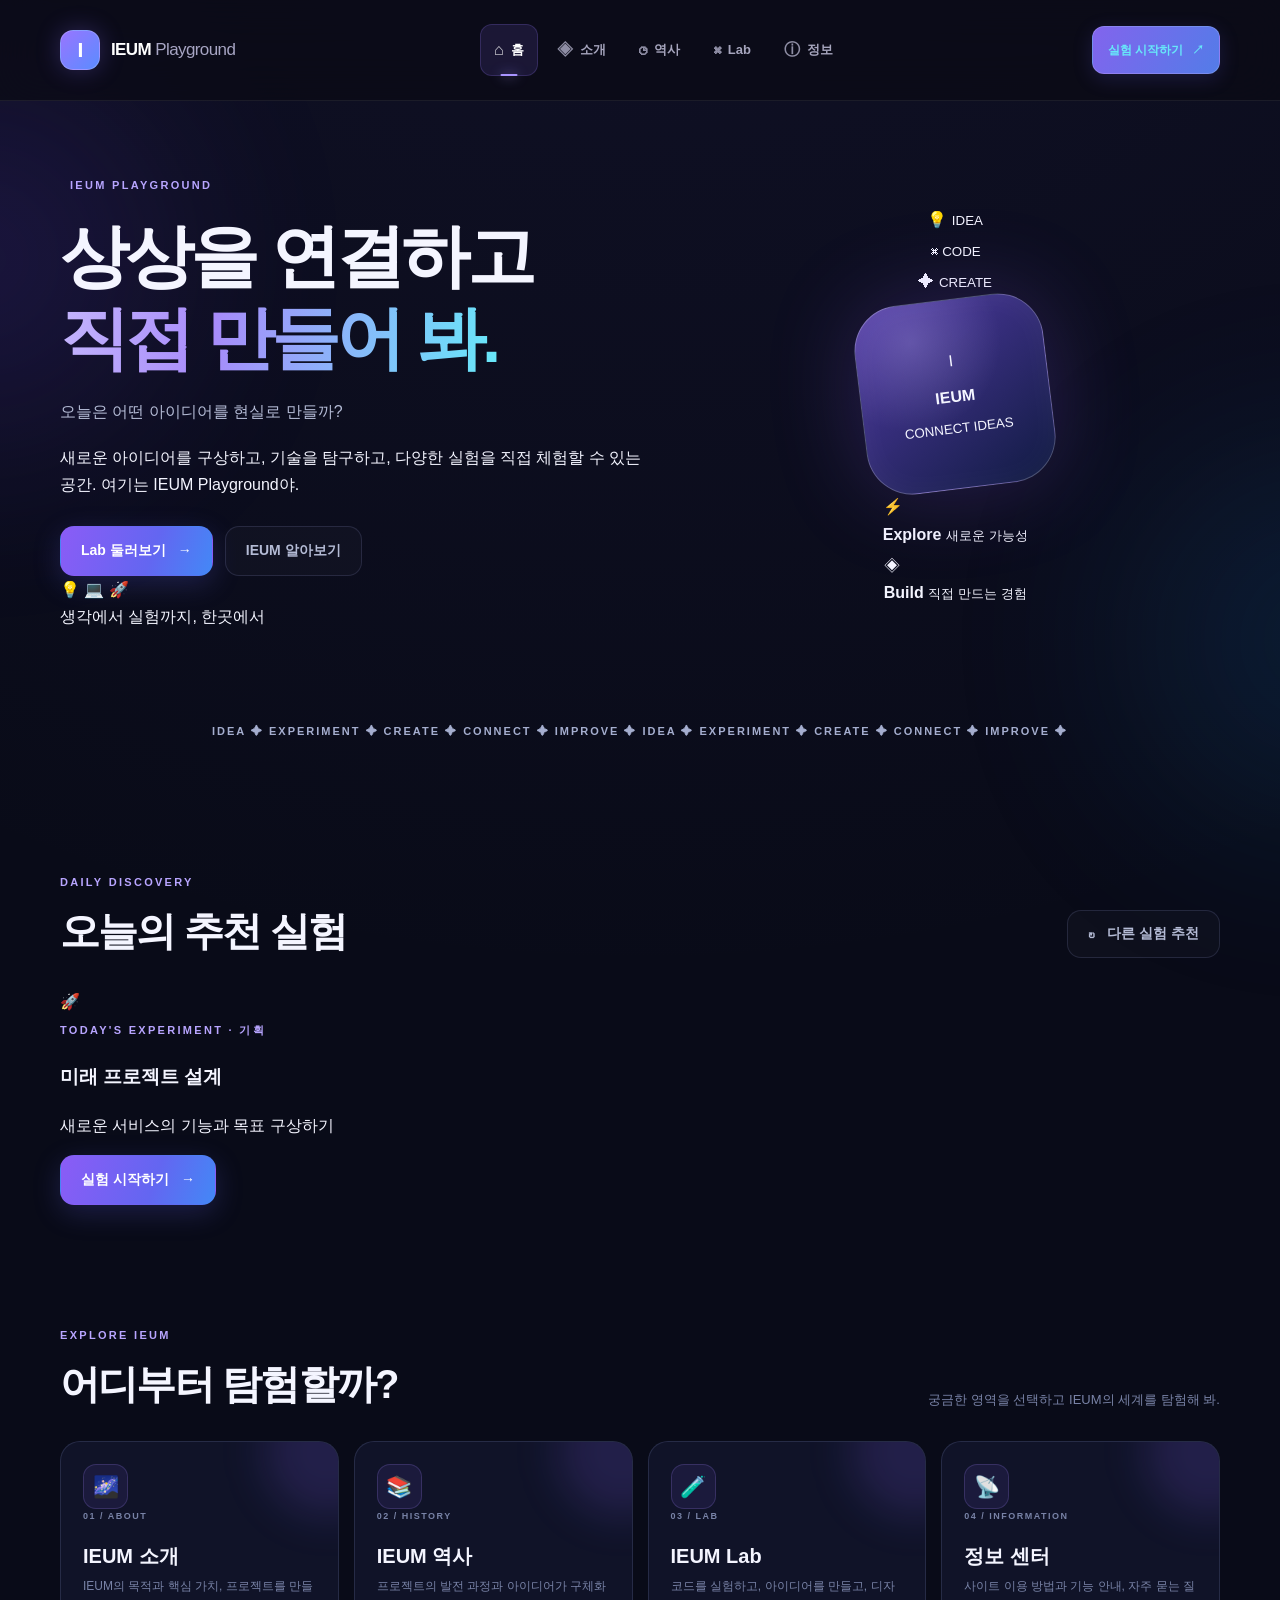
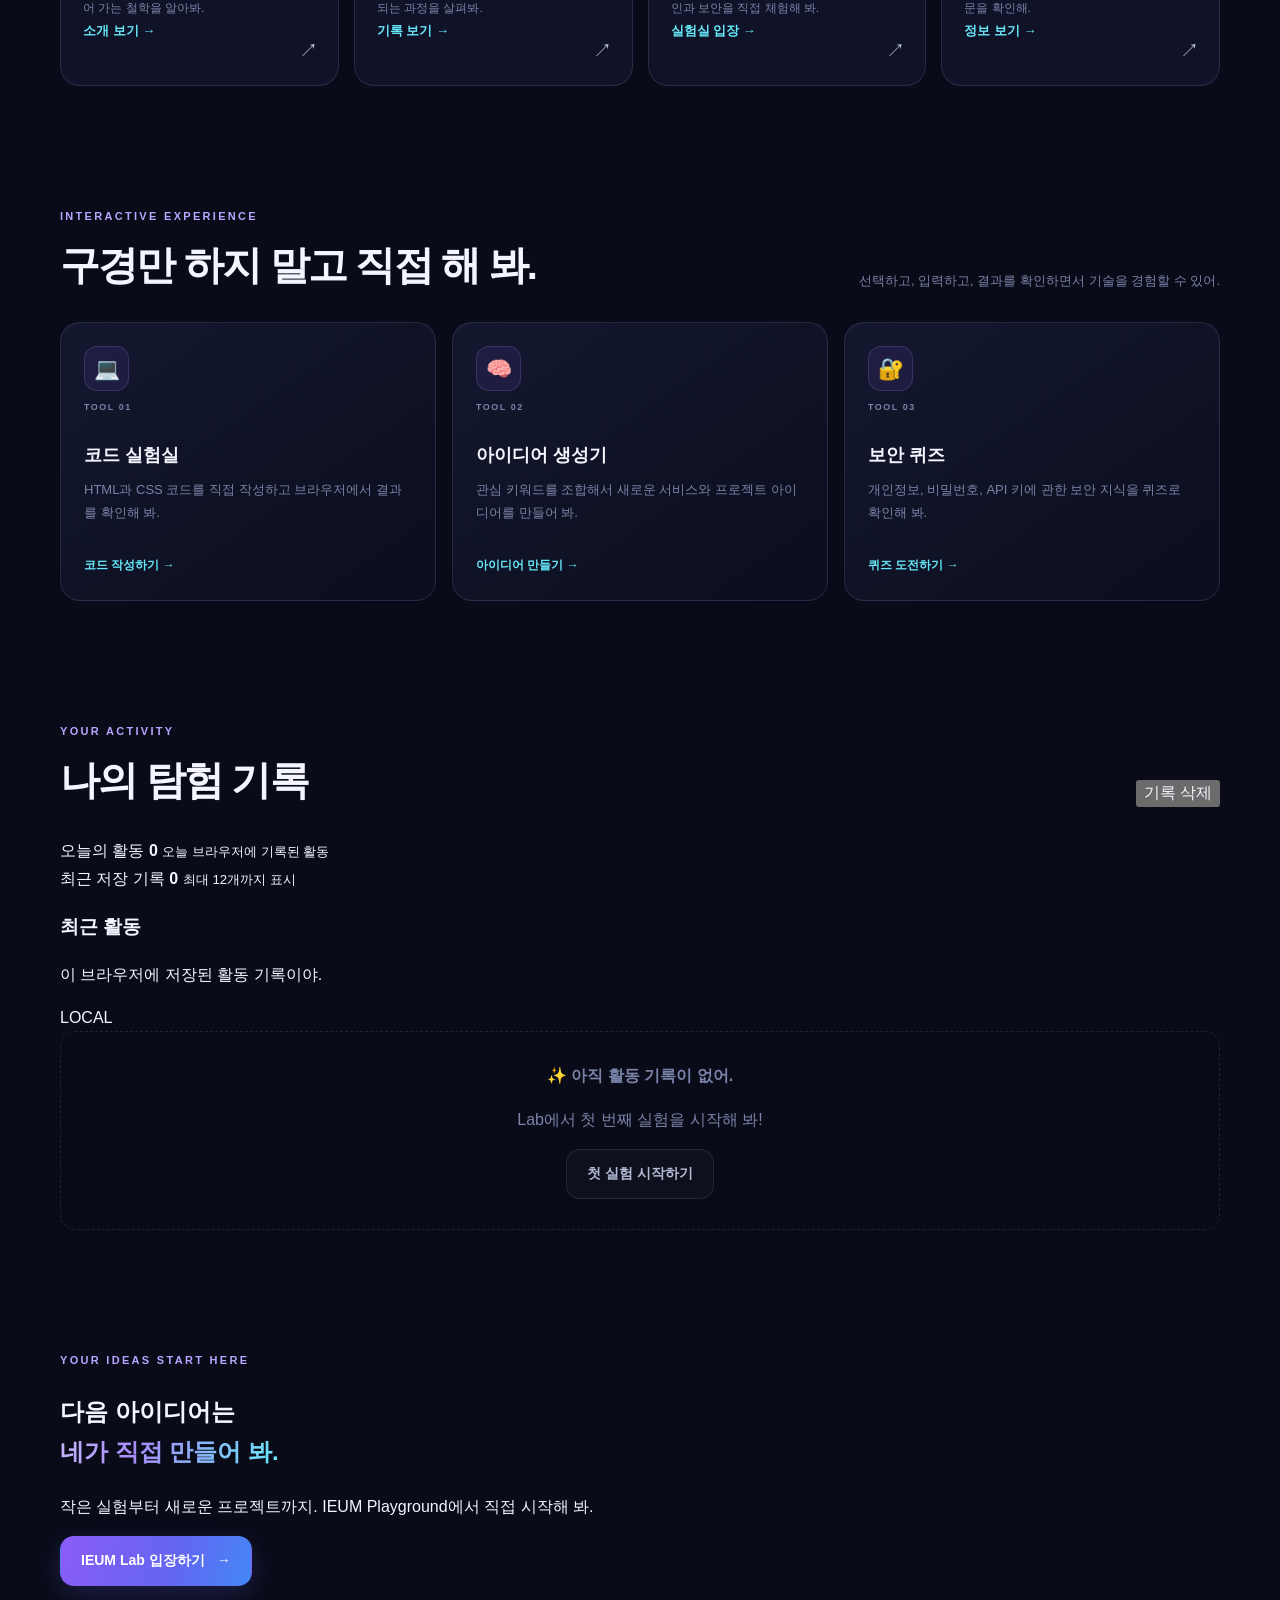
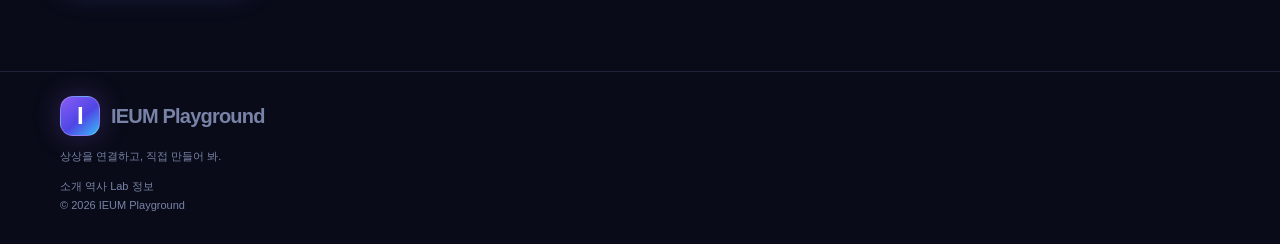
<file: index.html>
<!DOCTYPE html>
<html lang="ko">
<head>
    <meta charset="UTF-8">
    <meta name="viewport" content="width=device-width, initial-scale=1.0">
    <meta name="theme-color" content="#0b0b16">
    <meta
        name="description"
        content="IEUM Playground — 아이디어를 탐구하고, 코드를 실험하고, 새로운 가능성을 연결하는 공간."
    >

    <title>IEUM Playground — 상상을 연결하다</title>

    <link rel="icon" href="assets/images/favicon.svg" type="image/svg+xml">

    <link rel="stylesheet" href="assets/css/global.css">
    <link rel="stylesheet" href="assets/css/navbar.css">

    <script src="assets/js/global.js" defer></script>
    <script src="assets/js/navbar.js" defer></script>
    <script src="assets/js/home.js" defer></script>
</head>

<body data-base="./">
    <div class="ambient ambient-one" aria-hidden="true"></div>
    <div class="ambient ambient-two" aria-hidden="true"></div>

    <!-- 공통 상단바 -->
    <div id="navbarMount"></div>

    <main>
        <!-- HERO -->
        <section class="hero container">
            <div class="hero-copy">
                <div class="eyebrow">
                    <span class="status-dot"></span>
                    IEUM PLAYGROUND
                </div>

                <h1>
                    상상을 연결하고<br>
                    <span class="gradient-text">직접 만들어 봐.</span>
                </h1>

                <p class="hero-description" id="welcomeMessage">
                    오늘은 어떤 아이디어를 현실로 만들까?
                </p>

                <p class="hero-subtitle">
                    새로운 아이디어를 구상하고, 기술을 탐구하고,
                    다양한 실험을 직접 체험할 수 있는 공간.
                    여기는 IEUM Playground야.
                </p>

                <div class="hero-actions">
                    <a class="button button-primary" href="pages/lab.html">
                        <span>Lab 둘러보기</span>
                        <span aria-hidden="true">→</span>
                    </a>

                    <a class="button button-ghost" href="pages/about.html">
                        IEUM 알아보기
                    </a>
                </div>

                <div class="hero-social-proof">
                    <div class="hero-mini-icons" aria-hidden="true">
                        <span>💡</span>
                        <span>💻</span>
                        <span>🚀</span>
                    </div>

                    <span>생각에서 실험까지, 한곳에서</span>
                </div>
            </div>

            <div class="hero-art" aria-label="IEUM의 아이디어 연결 시각화">
                <div class="hero-art-glow"></div>

                <div class="hero-orbit hero-orbit-outer"></div>
                <div class="hero-orbit hero-orbit-middle"></div>
                <div class="hero-orbit hero-orbit-inner"></div>

                <div class="hero-node hero-node-one">
                    <span>💡</span>
                    <small>IDEA</small>
                </div>

                <div class="hero-node hero-node-two">
                    <span>⌘</span>
                    <small>CODE</small>
                </div>

                <div class="hero-node hero-node-three">
                    <span>✦</span>
                    <small>CREATE</small>
                </div>

                <div class="hero-core">
                    <span class="hero-core-mark">I</span>
                    <strong>IEUM</strong>
                    <small>CONNECT IDEAS</small>
                </div>

                <div class="hero-floating-card floating-card-one">
                    <span class="floating-card-icon">⚡</span>
                    <div>
                        <strong>Explore</strong>
                        <small>새로운 가능성</small>
                    </div>
                </div>

                <div class="hero-floating-card floating-card-two">
                    <span class="floating-card-icon">◈</span>
                    <div>
                        <strong>Build</strong>
                        <small>직접 만드는 경험</small>
                    </div>
                </div>
            </div>
        </section>

        <!-- TICKER -->
        <section class="ticker" aria-label="IEUM의 핵심 가치">
            <div class="ticker-track">
                <span>IDEA</span>
                <span class="ticker-star">✦</span>
                <span>EXPERIMENT</span>
                <span class="ticker-star">✦</span>
                <span>CREATE</span>
                <span class="ticker-star">✦</span>
                <span>CONNECT</span>
                <span class="ticker-star">✦</span>
                <span>IMPROVE</span>
                <span class="ticker-star">✦</span>
                <span>IDEA</span>
                <span class="ticker-star">✦</span>
                <span>EXPERIMENT</span>
                <span class="ticker-star">✦</span>
                <span>CREATE</span>
                <span class="ticker-star">✦</span>
                <span>CONNECT</span>
                <span class="ticker-star">✦</span>
                <span>IMPROVE</span>
                <span class="ticker-star">✦</span>
            </div>
        </section>

        <!-- TODAY'S EXPERIMENT -->
        <section class="section-block container">
            <div class="section-heading">
                <div>
                    <span class="eyebrow">DAILY DISCOVERY</span>
                    <h2>오늘의 추천 실험</h2>
                </div>

                <button
                    class="button button-ghost"
                    id="refreshExperiment"
                    type="button"
                >
                    <span aria-hidden="true">↻</span>
                    다른 실험 추천
                </button>
            </div>

            <div class="daily-experiment-card" id="dailyExperiment">
                <div class="daily-experiment-icon">🧠</div>

                <div class="daily-experiment-content">
                    <span class="eyebrow">TODAY'S EXPERIMENT</span>
                    <h3>아이디어 생성기</h3>
                    <p>
                        키워드 몇 개로 새로운 프로젝트 아이디어를 만들어 봐.
                    </p>

                    <a class="button button-primary" href="pages/lab.html#idea-generator">
                        실험 시작하기 →
                    </a>
                </div>
            </div>
        </section>

        <!-- PAGES -->
        <section class="section-block container">
            <div class="section-heading">
                <div>
                    <span class="eyebrow">EXPLORE IEUM</span>
                    <h2>어디부터 탐험할까?</h2>
                </div>

                <p>
                    궁금한 영역을 선택하고 IEUM의 세계를 탐험해 봐.
                </p>
            </div>

            <div class="page-grid">
                <a class="page-card" href="pages/about.html">
                    <div class="page-card-top">
                        <span class="feature-icon">🌌</span>
                        <span class="card-arrow">↗</span>
                    </div>

                    <span class="card-index">01 / ABOUT</span>
                    <h3>IEUM 소개</h3>
                    <p>
                        IEUM의 목적과 핵심 가치,
                        프로젝트를 만들어 가는 철학을 알아봐.
                    </p>

                    <span class="text-link">소개 보기 →</span>
                </a>

                <a class="page-card" href="pages/history.html">
                    <div class="page-card-top">
                        <span class="feature-icon">📚</span>
                        <span class="card-arrow">↗</span>
                    </div>

                    <span class="card-index">02 / HISTORY</span>
                    <h3>IEUM 역사</h3>
                    <p>
                        프로젝트의 발전 과정과 아이디어가
                        구체화되는 과정을 살펴봐.
                    </p>

                    <span class="text-link">기록 보기 →</span>
                </a>

                <a class="page-card" href="pages/lab.html">
                    <div class="page-card-top">
                        <span class="feature-icon">🧪</span>
                        <span class="card-arrow">↗</span>
                    </div>

                    <span class="card-index">03 / LAB</span>
                    <h3>IEUM Lab</h3>
                    <p>
                        코드를 실험하고, 아이디어를 만들고,
                        디자인과 보안을 직접 체험해 봐.
                    </p>

                    <span class="text-link">실험실 입장 →</span>
                </a>

                <a class="page-card" href="pages/information.html">
                    <div class="page-card-top">
                        <span class="feature-icon">📡</span>
                        <span class="card-arrow">↗</span>
                    </div>

                    <span class="card-index">04 / INFORMATION</span>
                    <h3>정보 센터</h3>
                    <p>
                        사이트 이용 방법과 기능 안내,
                        자주 묻는 질문을 확인해.
                    </p>

                    <span class="text-link">정보 보기 →</span>
                </a>
            </div>
        </section>

        <!-- FEATURES -->
        <section class="section-block container">
            <div class="section-heading">
                <div>
                    <span class="eyebrow">INTERACTIVE EXPERIENCE</span>
                    <h2>구경만 하지 말고 직접 해 봐.</h2>
                </div>

                <p>
                    선택하고, 입력하고, 결과를 확인하면서
                    기술을 경험할 수 있어.
                </p>
            </div>

            <div class="feature-grid">
                <article class="feature-card">
                    <div class="feature-icon">💻</div>
                    <span class="card-index">TOOL 01</span>
                    <h3>코드 실험실</h3>
                    <p>
                        HTML과 CSS 코드를 직접 작성하고
                        브라우저에서 결과를 확인해 봐.
                    </p>

                    <a class="text-link" href="pages/lab.html#code-playground">
                        코드 작성하기 →
                    </a>
                </article>

                <article class="feature-card">
                    <div class="feature-icon">🧠</div>
                    <span class="card-index">TOOL 02</span>
                    <h3>아이디어 생성기</h3>
                    <p>
                        관심 키워드를 조합해서 새로운 서비스와
                        프로젝트 아이디어를 만들어 봐.
                    </p>

                    <a class="text-link" href="pages/lab.html#idea-generator">
                        아이디어 만들기 →
                    </a>
                </article>

                <article class="feature-card">
                    <div class="feature-icon">🔐</div>
                    <span class="card-index">TOOL 03</span>
                    <h3>보안 퀴즈</h3>
                    <p>
                        개인정보, 비밀번호, API 키에 관한
                        보안 지식을 퀴즈로 확인해 봐.
                    </p>

                    <a class="text-link" href="pages/lab.html#security-quiz">
                        퀴즈 도전하기 →
                    </a>
                </article>
            </div>
        </section>

        <!-- PERSONAL ACTIVITY -->
        <section class="section-block container">
            <div class="section-heading">
                <div>
                    <span class="eyebrow">YOUR ACTIVITY</span>
                    <h2>나의 탐험 기록</h2>
                </div>

                <button
                    class="text-button"
                    id="clearActivity"
                    type="button"
                >
                    기록 삭제
                </button>
            </div>

            <div class="activity-stats">
                <article class="activity-stat-card">
                    <span>오늘의 활동</span>
                    <strong id="todayActivityCount">0</strong>
                    <small>오늘 브라우저에 기록된 활동</small>
                </article>

                <article class="activity-stat-card">
                    <span>최근 저장 기록</span>
                    <strong id="totalActivityCount">0</strong>
                    <small>최대 12개까지 표시</small>
                </article>
            </div>

            <div class="activity-panel">
                <div class="activity-panel-heading">
                    <div>
                        <h3>최근 활동</h3>
                        <p>이 브라우저에 저장된 활동 기록이야.</p>
                    </div>

                    <span class="activity-live-dot">LOCAL</span>
                </div>

                <div id="recentActivity" class="recent-activity">
                    <div class="empty-state">
                        <span class="empty-state-icon">✨</span>
                        <strong>아직 활동 기록이 없어.</strong>
                        <p>Lab에서 첫 번째 실험을 시작해 봐!</p>

                        <a class="button button-ghost" href="pages/lab.html">
                            첫 실험 시작하기
                        </a>
                    </div>
                </div>
            </div>
        </section>

        <!-- CTA -->
        <section class="section-block container">
            <div class="bottom-cta">
                <div class="cta-glow" aria-hidden="true"></div>

                <span class="eyebrow">YOUR IDEAS START HERE</span>

                <h2>
                    다음 아이디어는<br>
                    <span class="gradient-text">네가 직접 만들어 봐.</span>
                </h2>

                <p>
                    작은 실험부터 새로운 프로젝트까지.
                    IEUM Playground에서 직접 시작해 봐.
                </p>

                <a class="button button-primary" href="pages/lab.html">
                    IEUM Lab 입장하기 <span aria-hidden="true">→</span>
                </a>
            </div>
        </section>
    </main>

    <!-- FOOTER -->
    <footer class="site-footer">
        <div class="container footer-inner">
            <a class="brand" href="index.html">
                <span class="brand-mark">I</span>
                <span class="brand-name">IEUM<span> Playground</span></span>
            </a>

            <p>상상을 연결하고, 직접 만들어 봐.</p>

            <div class="footer-links">
                <a href="pages/about.html">소개</a>
                <a href="pages/history.html">역사</a>
                <a href="pages/lab.html">Lab</a>
                <a href="pages/information.html">정보</a>
            </div>

            <span class="footer-copyright">
                © <span id="year"></span> IEUM Playground
            </span>
        </div>
    </footer>

    <div class="toast" id="toast" role="status" aria-live="polite"></div>
</body>
</html>
</file>
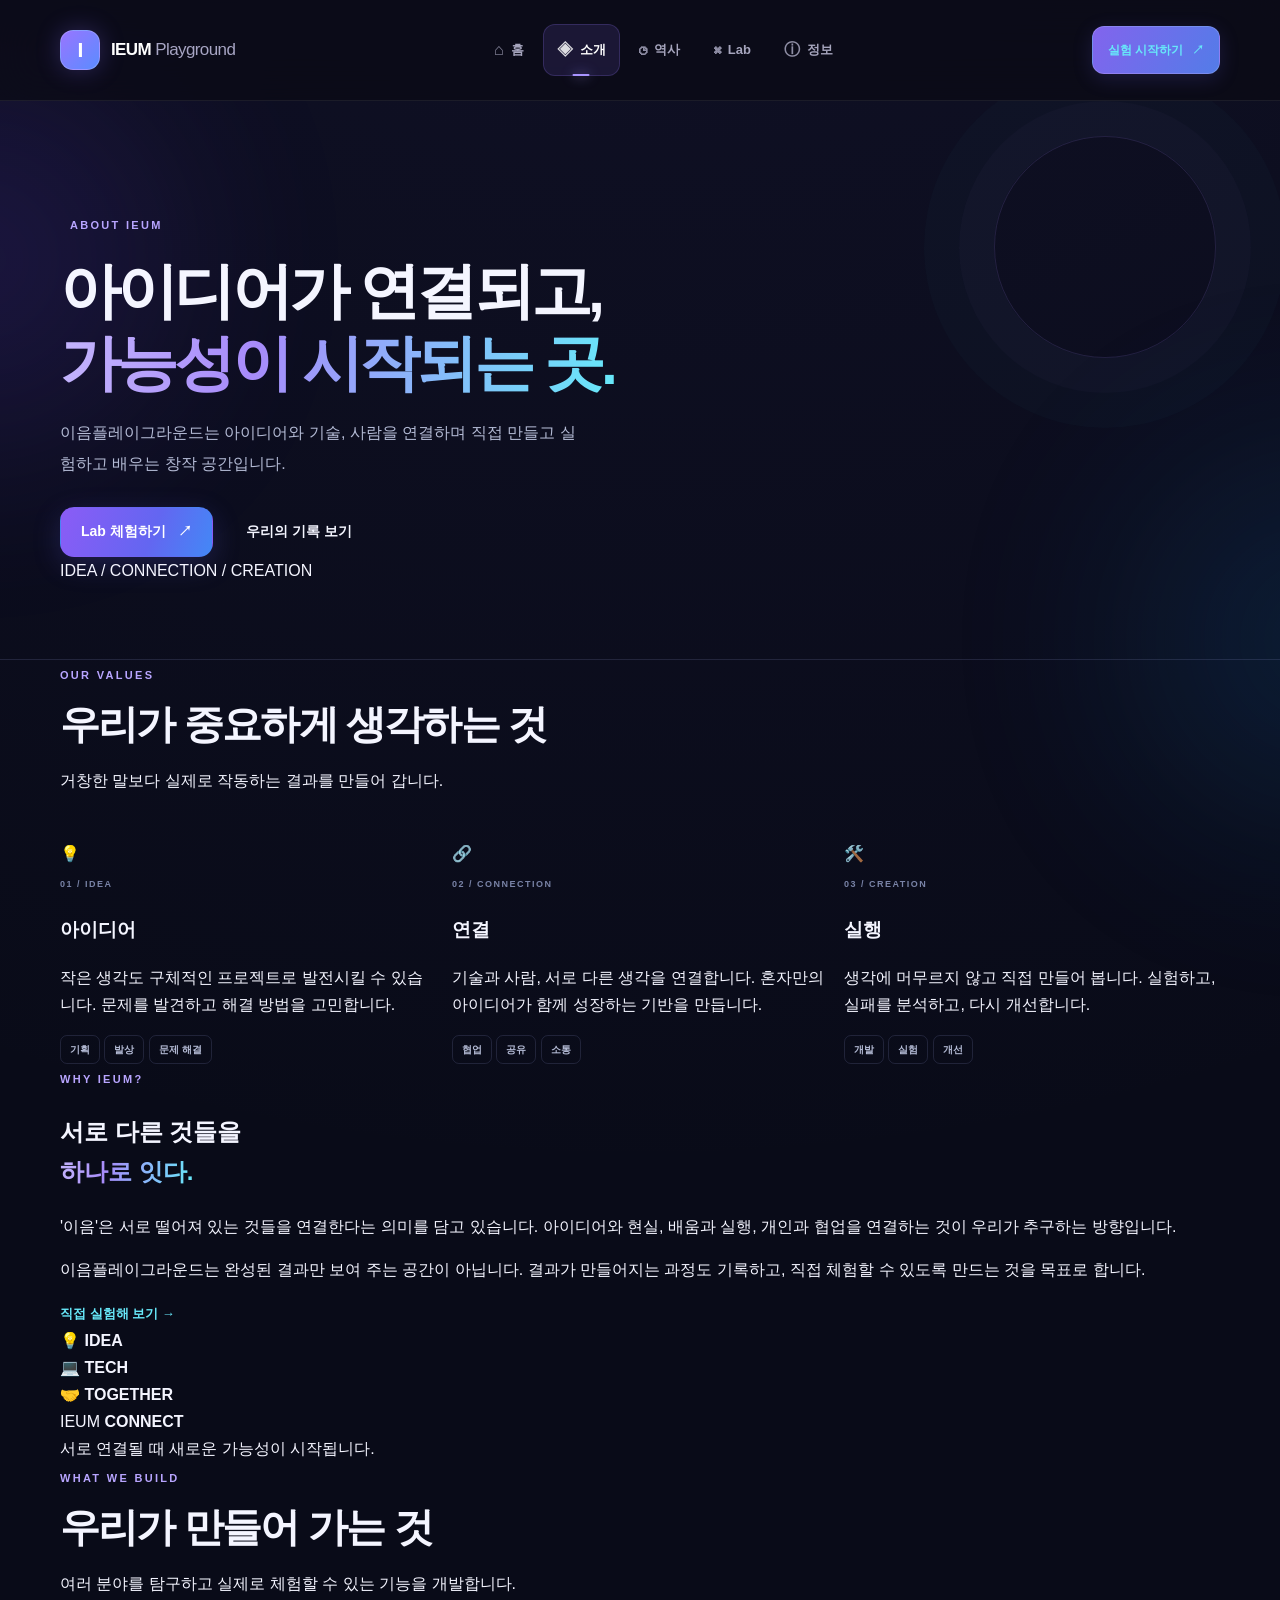
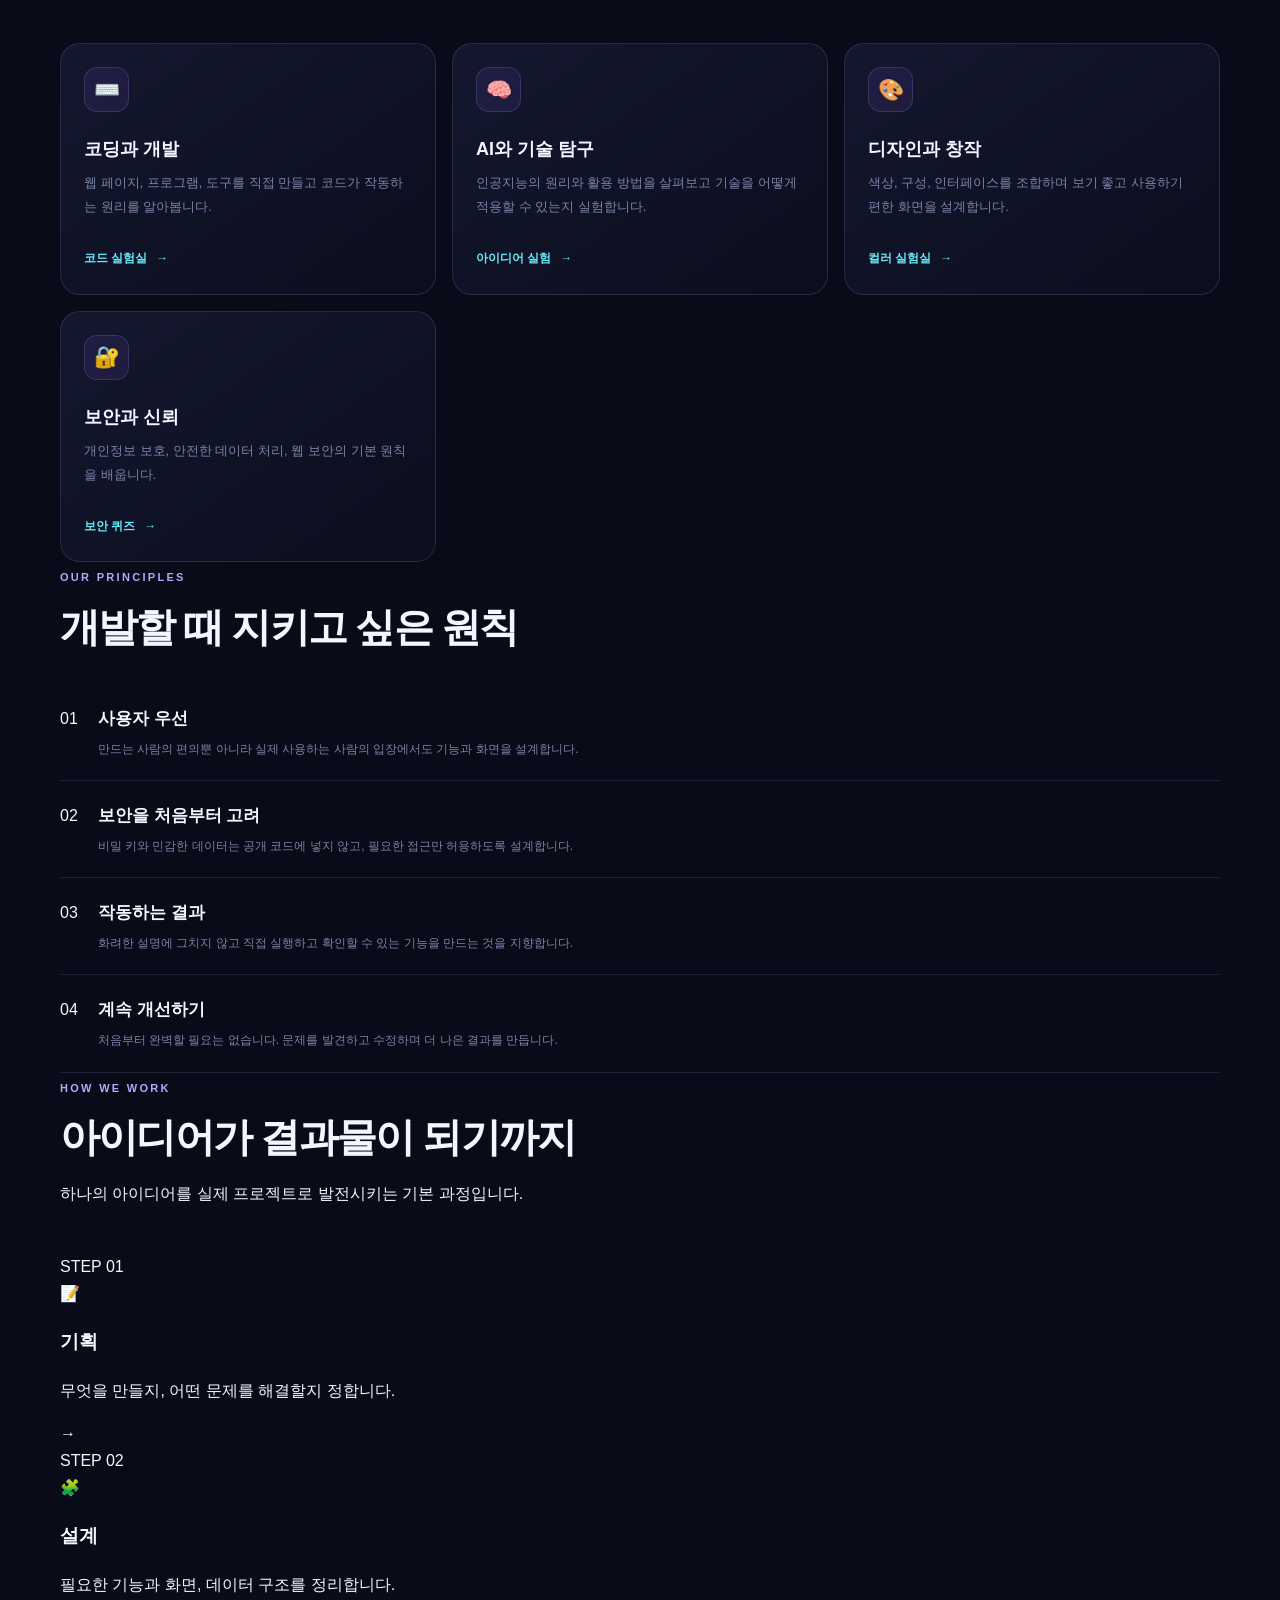
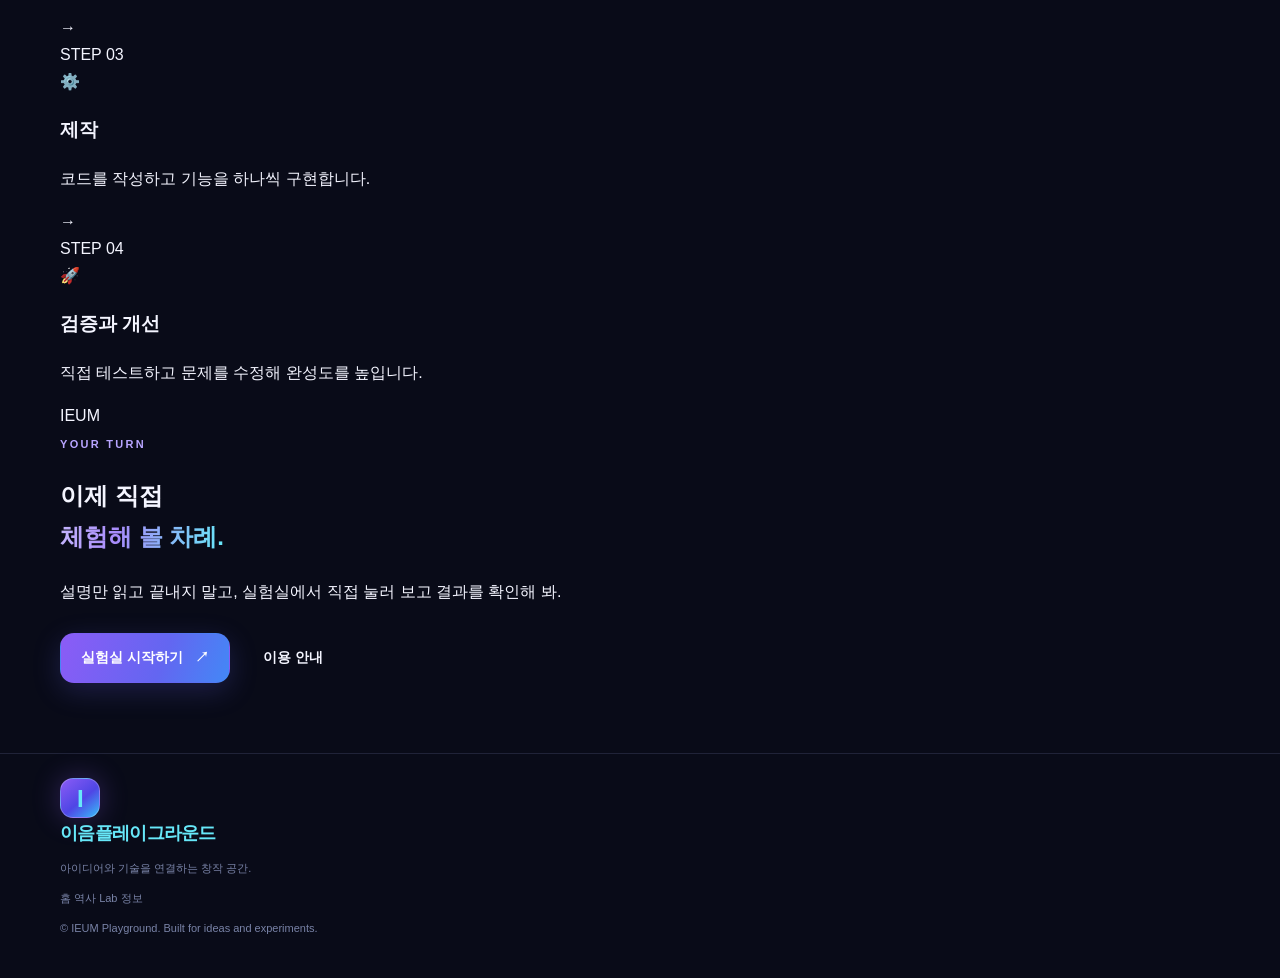
<file: pages/about.html>
<!DOCTYPE html>
<html lang="ko">
<head>
  <meta charset="UTF-8">
  <meta name="viewport" content="width=device-width, initial-scale=1.0">

  <meta
    name="description"
    content="이음플레이그라운드의 목적, 가치, 개발 방향과 프로젝트를 소개합니다."
  >

  <meta name="theme-color" content="#7657f6">

  <title>소개 | 이음플레이그라운드</title>

  <link
    rel="icon"
    href="../assets/images/favicon.svg"
    type="image/svg+xml"
  >

  <link rel="stylesheet" href="../assets/css/global.css">
  <link rel="stylesheet" href="../assets/css/navbar.css">

  <script src="../assets/js/global.js" defer></script>
  <script src="../assets/js/navbar.js" defer></script>
</head>

<body data-base="../">
  <div class="ambient ambient-one" aria-hidden="true"></div>
  <div class="ambient ambient-two" aria-hidden="true"></div>

  <!-- 공통 상단바 -->
  <div id="navbarMount"></div>

  <main>
    <!-- 페이지 소개 -->
    <section class="page-hero">
      <div class="container">
        <div class="eyebrow">
          <span class="status-dot"></span>
          ABOUT IEUM
        </div>

        <h1>
          아이디어가 연결되고,<br>
          <span class="gradient-text">가능성이 시작되는 곳.</span>
        </h1>

        <p class="hero-description">
          이음플레이그라운드는 아이디어와 기술, 사람을 연결하며
          직접 만들고 실험하고 배우는 창작 공간입니다.
        </p>

        <div class="hero-actions">
          <a class="button button-primary" href="lab.html">
            Lab 체험하기
            <span aria-hidden="true">↗</span>
          </a>

          <a class="button button-secondary" href="history.html">
            우리의 기록 보기
          </a>
        </div>

        <div class="hero-meta">
          <span>IDEA</span>
          <span class="meta-separator">/</span>
          <span>CONNECTION</span>
          <span class="meta-separator">/</span>
          <span>CREATION</span>
        </div>
      </div>
    </section>

    <!-- 핵심 가치 -->
    <section class="section">
      <div class="container">
        <div class="section-heading">
          <div>
            <span class="eyebrow">OUR VALUES</span>
            <h2>우리가 중요하게 생각하는 것</h2>
            <p>
              거창한 말보다 실제로 작동하는 결과를 만들어 갑니다.
            </p>
          </div>
        </div>

        <div class="about-grid">
          <article class="glass-card">
            <div class="card-icon">💡</div>
            <span class="card-index">01 / IDEA</span>
            <h3>아이디어</h3>
            <p>
              작은 생각도 구체적인 프로젝트로 발전시킬 수 있습니다.
              문제를 발견하고 해결 방법을 고민합니다.
            </p>
            <div class="tag-list">
              <span class="tag">기획</span>
              <span class="tag">발상</span>
              <span class="tag">문제 해결</span>
            </div>
          </article>

          <article class="glass-card">
            <div class="card-icon">🔗</div>
            <span class="card-index">02 / CONNECTION</span>
            <h3>연결</h3>
            <p>
              기술과 사람, 서로 다른 생각을 연결합니다.
              혼자만의 아이디어가 함께 성장하는 기반을 만듭니다.
            </p>
            <div class="tag-list">
              <span class="tag">협업</span>
              <span class="tag">공유</span>
              <span class="tag">소통</span>
            </div>
          </article>

          <article class="glass-card">
            <div class="card-icon">🛠️</div>
            <span class="card-index">03 / CREATION</span>
            <h3>실행</h3>
            <p>
              생각에 머무르지 않고 직접 만들어 봅니다.
              실험하고, 실패를 분석하고, 다시 개선합니다.
            </p>
            <div class="tag-list">
              <span class="tag">개발</span>
              <span class="tag">실험</span>
              <span class="tag">개선</span>
            </div>
          </article>
        </div>
      </div>
    </section>

    <!-- 이음의 의미 -->
    <section class="section section-alt">
      <div class="container">
        <div class="split-layout">
          <div class="split-content">
            <span class="eyebrow">WHY IEUM?</span>

            <h2>
              서로 다른 것들을<br>
              <span class="gradient-text">하나로 잇다.</span>
            </h2>

            <p>
              '이음'은 서로 떨어져 있는 것들을 연결한다는 의미를 담고
              있습니다. 아이디어와 현실, 배움과 실행, 개인과 협업을
              연결하는 것이 우리가 추구하는 방향입니다.
            </p>

            <p>
              이음플레이그라운드는 완성된 결과만 보여 주는 공간이
              아닙니다. 결과가 만들어지는 과정도 기록하고,
              직접 체험할 수 있도록 만드는 것을 목표로 합니다.
            </p>

            <a class="text-link" href="lab.html">
              직접 실험해 보기
              <span aria-hidden="true">→</span>
            </a>
          </div>

          <div class="connection-visual" aria-label="아이디어와 기술, 실행의 연결">
            <div class="connection-orbit orbit-one"></div>
            <div class="connection-orbit orbit-two"></div>

            <div class="connection-node node-top">
              <span>💡</span>
              <strong>IDEA</strong>
            </div>

            <div class="connection-node node-left">
              <span>💻</span>
              <strong>TECH</strong>
            </div>

            <div class="connection-node node-right">
              <span>🤝</span>
              <strong>TOGETHER</strong>
            </div>

            <div class="connection-center">
              <span class="connection-mark">IEUM</span>
              <strong>CONNECT</strong>
            </div>

            <div class="connection-caption">
              서로 연결될 때 새로운 가능성이 시작됩니다.
            </div>
          </div>
        </div>
      </div>
    </section>

    <!-- 활동 분야 -->
    <section class="section">
      <div class="container">
        <div class="section-heading">
          <div>
            <span class="eyebrow">WHAT WE BUILD</span>
            <h2>우리가 만들어 가는 것</h2>
            <p>
              여러 분야를 탐구하고 실제로 체험할 수 있는 기능을 개발합니다.
            </p>
          </div>
        </div>

        <div class="feature-grid">
          <article class="feature-card">
            <div class="feature-icon">⌨️</div>
            <h3>코딩과 개발</h3>
            <p>
              웹 페이지, 프로그램, 도구를 직접 만들고
              코드가 작동하는 원리를 알아봅니다.
            </p>
            <a href="lab.html#code-playground" class="text-link">
              코드 실험실 <span aria-hidden="true">→</span>
            </a>
          </article>

          <article class="feature-card">
            <div class="feature-icon">🧠</div>
            <h3>AI와 기술 탐구</h3>
            <p>
              인공지능의 원리와 활용 방법을 살펴보고
              기술을 어떻게 적용할 수 있는지 실험합니다.
            </p>
            <a href="lab.html#idea-generator" class="text-link">
              아이디어 실험 <span aria-hidden="true">→</span>
            </a>
          </article>

          <article class="feature-card">
            <div class="feature-icon">🎨</div>
            <h3>디자인과 창작</h3>
            <p>
              색상, 구성, 인터페이스를 조합하며
              보기 좋고 사용하기 편한 화면을 설계합니다.
            </p>
            <a href="lab.html#color-lab" class="text-link">
              컬러 실험실 <span aria-hidden="true">→</span>
            </a>
          </article>

          <article class="feature-card">
            <div class="feature-icon">🔐</div>
            <h3>보안과 신뢰</h3>
            <p>
              개인정보 보호, 안전한 데이터 처리,
              웹 보안의 기본 원칙을 배웁니다.
            </p>
            <a href="lab.html#security-quiz" class="text-link">
              보안 퀴즈 <span aria-hidden="true">→</span>
            </a>
          </article>
        </div>
      </div>
    </section>

    <!-- 개발 원칙 -->
    <section class="section section-alt">
      <div class="container">
        <div class="section-heading">
          <div>
            <span class="eyebrow">OUR PRINCIPLES</span>
            <h2>개발할 때 지키고 싶은 원칙</h2>
          </div>
        </div>

        <div class="principle-list">
          <article class="principle-item">
            <div class="principle-number">01</div>
            <div>
              <h3>사용자 우선</h3>
              <p>
                만드는 사람의 편의뿐 아니라 실제 사용하는 사람의
                입장에서도 기능과 화면을 설계합니다.
              </p>
            </div>
          </article>

          <article class="principle-item">
            <div class="principle-number">02</div>
            <div>
              <h3>보안을 처음부터 고려</h3>
              <p>
                비밀 키와 민감한 데이터는 공개 코드에 넣지 않고,
                필요한 접근만 허용하도록 설계합니다.
              </p>
            </div>
          </article>

          <article class="principle-item">
            <div class="principle-number">03</div>
            <div>
              <h3>작동하는 결과</h3>
              <p>
                화려한 설명에 그치지 않고 직접 실행하고
                확인할 수 있는 기능을 만드는 것을 지향합니다.
              </p>
            </div>
          </article>

          <article class="principle-item">
            <div class="principle-number">04</div>
            <div>
              <h3>계속 개선하기</h3>
              <p>
                처음부터 완벽할 필요는 없습니다.
                문제를 발견하고 수정하며 더 나은 결과를 만듭니다.
              </p>
            </div>
          </article>
        </div>
      </div>
    </section>

    <!-- 프로젝트 진행 단계 -->
    <section class="section">
      <div class="container">
        <div class="section-heading">
          <div>
            <span class="eyebrow">HOW WE WORK</span>
            <h2>아이디어가 결과물이 되기까지</h2>
            <p>
              하나의 아이디어를 실제 프로젝트로 발전시키는 기본 과정입니다.
            </p>
          </div>
        </div>

        <div class="process-grid">
          <article class="process-card">
            <span class="process-step">STEP 01</span>
            <div class="process-icon">📝</div>
            <h3>기획</h3>
            <p>무엇을 만들지, 어떤 문제를 해결할지 정합니다.</p>
          </article>

          <div class="process-arrow" aria-hidden="true">→</div>

          <article class="process-card">
            <span class="process-step">STEP 02</span>
            <div class="process-icon">🧩</div>
            <h3>설계</h3>
            <p>필요한 기능과 화면, 데이터 구조를 정리합니다.</p>
          </article>

          <div class="process-arrow" aria-hidden="true">→</div>

          <article class="process-card">
            <span class="process-step">STEP 03</span>
            <div class="process-icon">⚙️</div>
            <h3>제작</h3>
            <p>코드를 작성하고 기능을 하나씩 구현합니다.</p>
          </article>

          <div class="process-arrow" aria-hidden="true">→</div>

          <article class="process-card">
            <span class="process-step">STEP 04</span>
            <div class="process-icon">🚀</div>
            <h3>검증과 개선</h3>
            <p>직접 테스트하고 문제를 수정해 완성도를 높입니다.</p>
          </article>
        </div>
      </div>
    </section>

    <!-- 다음 페이지 안내 -->
    <section class="section">
      <div class="container">
        <div class="bottom-cta">
          <div class="cta-decoration" aria-hidden="true">IEUM</div>

          <span class="eyebrow">YOUR TURN</span>

          <h2>
            이제 직접<br>
            <span class="gradient-text">체험해 볼 차례.</span>
          </h2>

          <p>
            설명만 읽고 끝내지 말고, 실험실에서 직접 눌러 보고
            결과를 확인해 봐.
          </p>

          <div class="hero-actions">
            <a class="button button-primary" href="lab.html">
              실험실 시작하기
              <span aria-hidden="true">↗</span>
            </a>

            <a class="button button-secondary" href="information.html">
              이용 안내
            </a>
          </div>
        </div>
      </div>
    </section>
  </main>

  <!-- 공통 푸터 -->
  <footer class="site-footer">
    <div class="container footer-inner">
      <a class="footer-brand" href="../index.html">
        <span class="brand-mark">I</span>
        <span>이음플레이그라운드</span>
      </a>

      <p>
        아이디어와 기술을 연결하는 창작 공간.
      </p>

      <div class="footer-links">
        <a href="../index.html">홈</a>
        <a href="history.html">역사</a>
        <a href="lab.html">Lab</a>
        <a href="information.html">정보</a>
      </div>

      <p class="footer-copy">
        © <span data-current-year></span> IEUM Playground.
        Built for ideas and experiments.
      </p>
    </div>
  </footer>

  <div
    id="toastContainer"
    class="toast-container"
    aria-live="polite"
    aria-atomic="true"
  ></div>
</body>
</html>
</file>
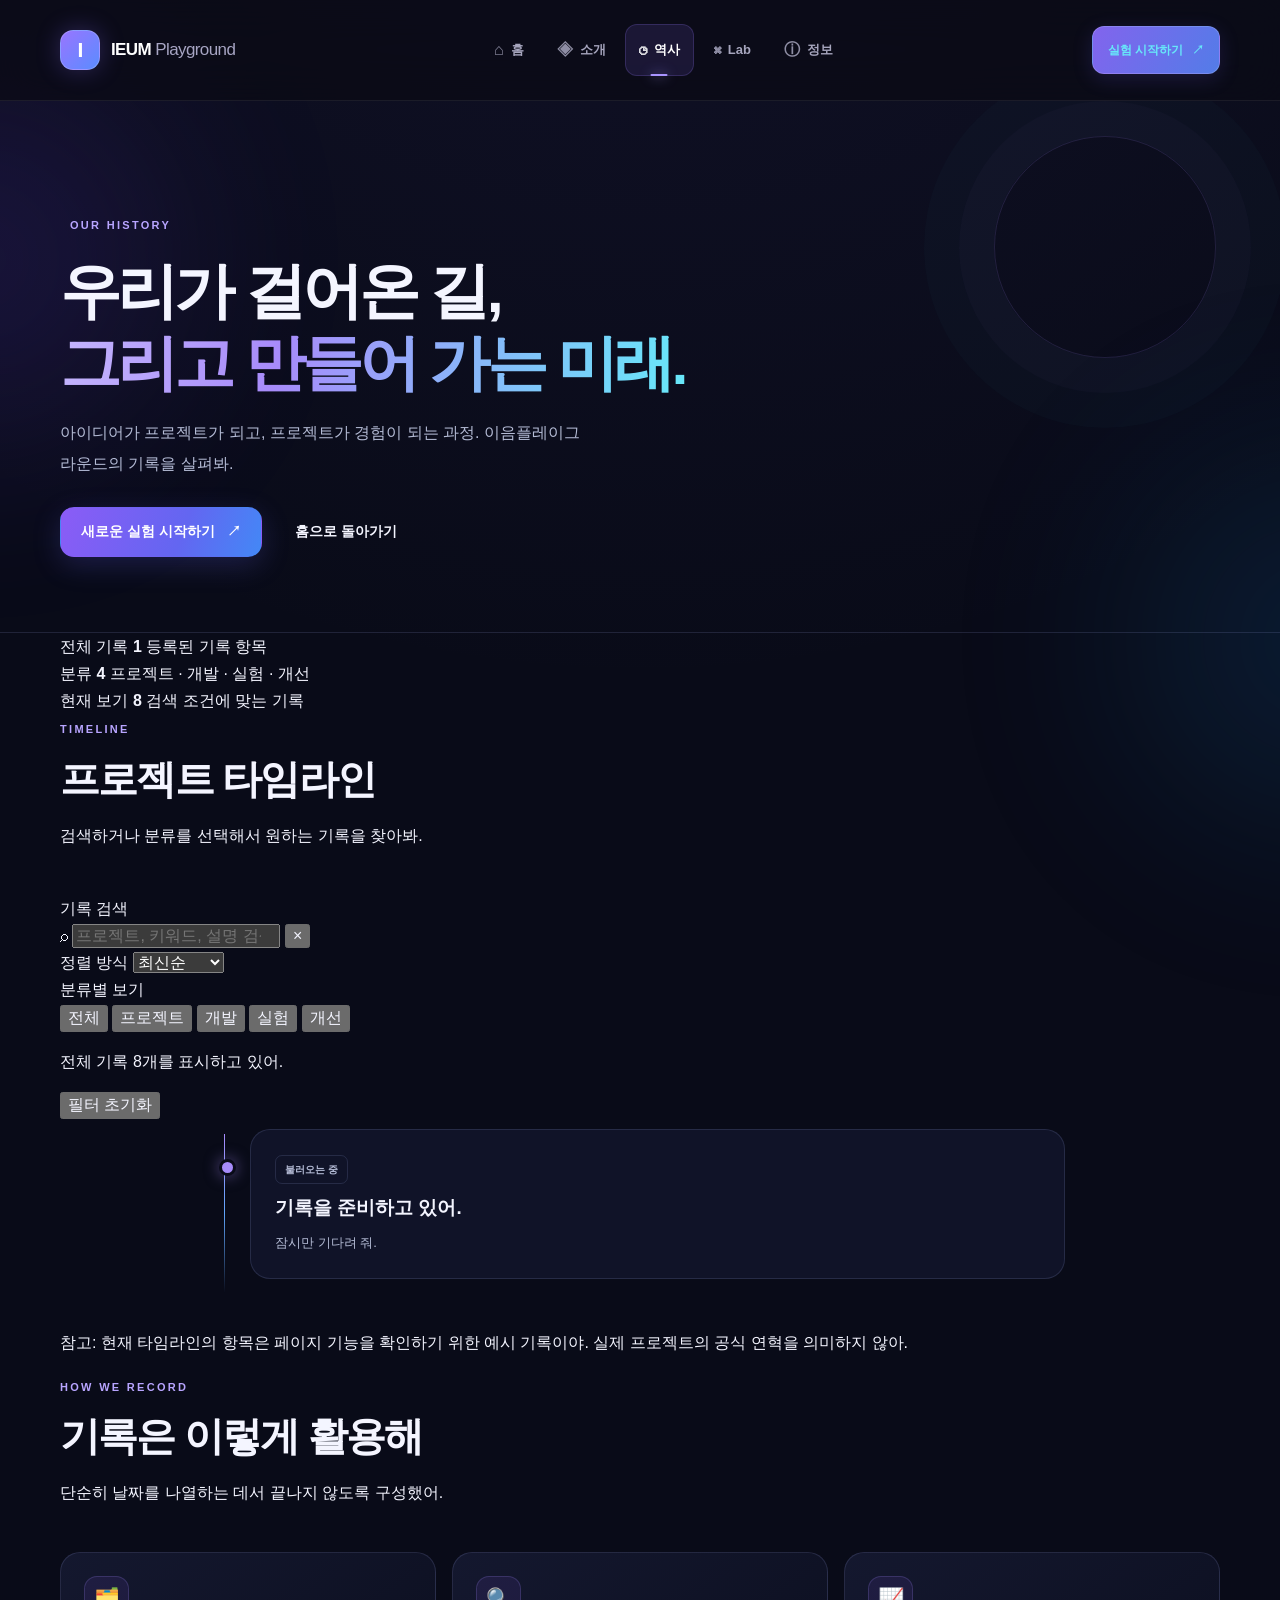
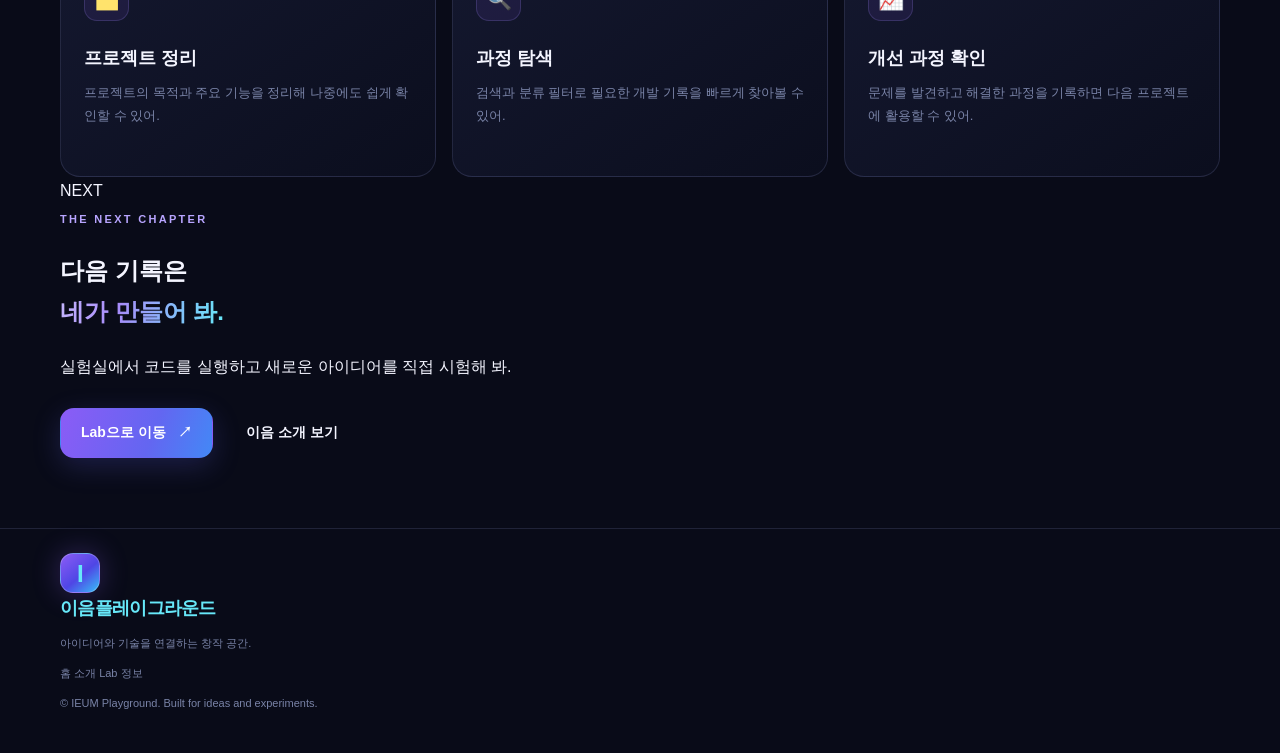
<file: pages/history.html>
<!DOCTYPE html>
<html lang="ko">
<head>
  <meta charset="UTF-8">
  <meta name="viewport" content="width=device-width, initial-scale=1.0">

  <meta
    name="description"
    content="이음플레이그라운드의 프로젝트 기록과 개발 과정을 살펴보세요."
  >

  <meta name="theme-color" content="#7657f6">

  <title>역사와 기록 | 이음플레이그라운드</title>

  <link
    rel="icon"
    href="../assets/images/favicon.svg"
    type="image/svg+xml"
  >

  <link rel="stylesheet" href="../assets/css/global.css">
  <link rel="stylesheet" href="../assets/css/navbar.css">

  <script src="../assets/js/global.js" defer></script>
  <script src="../assets/js/navbar.js" defer></script>
  <script src="../assets/js/history.js" defer></script>
</head>

<body data-base="../">
  <div class="ambient ambient-one" aria-hidden="true"></div>
  <div class="ambient ambient-two" aria-hidden="true"></div>

  <div id="navbarMount"></div>

  <main>
    <!-- 페이지 헤더 -->
    <section class="page-hero">
      <div class="container">
        <div class="eyebrow">
          <span class="status-dot"></span>
          OUR HISTORY
        </div>

        <h1>
          우리가 걸어온 길,<br>
          <span class="gradient-text">그리고 만들어 가는 미래.</span>
        </h1>

        <p class="hero-description">
          아이디어가 프로젝트가 되고, 프로젝트가 경험이 되는 과정.
          이음플레이그라운드의 기록을 살펴봐.
        </p>

        <div class="hero-actions">
          <a class="button button-primary" href="lab.html">
            새로운 실험 시작하기
            <span aria-hidden="true">↗</span>
          </a>

          <a class="button button-secondary" href="../index.html">
            홈으로 돌아가기
          </a>
        </div>
      </div>
    </section>

    <!-- 기록 통계 -->
    <section class="section section-compact">
      <div class="container">
        <div class="stats-grid">
          <article class="stat-card">
            <span class="stat-label">전체 기록</span>
            <strong class="stat-value" id="historyTotal">8</strong>
            <span class="stat-description">등록된 기록 항목</span>
          </article>

          <article class="stat-card">
            <span class="stat-label">분류</span>
            <strong class="stat-value" id="historyCategories">4</strong>
            <span class="stat-description">프로젝트 · 개발 · 실험 · 개선</span>
          </article>

          <article class="stat-card">
            <span class="stat-label">현재 보기</span>
            <strong class="stat-value" id="historyVisible">8</strong>
            <span class="stat-description">검색 조건에 맞는 기록</span>
          </article>
        </div>
      </div>
    </section>

    <!-- 타임라인 -->
    <section class="section">
      <div class="container">
        <div class="section-heading">
          <div>
            <span class="eyebrow">TIMELINE</span>
            <h2>프로젝트 타임라인</h2>
            <p>
              검색하거나 분류를 선택해서 원하는 기록을 찾아봐.
            </p>
          </div>
        </div>

        <!-- 검색과 정렬 -->
        <div class="history-toolbar">
          <div class="history-search-wrap">
            <label for="historySearch">기록 검색</label>

            <div class="search-field">
              <span aria-hidden="true">⌕</span>

              <input
                id="historySearch"
                type="search"
                placeholder="프로젝트, 키워드, 설명 검색..."
                autocomplete="off"
              >

              <button
                id="clearHistorySearch"
                class="icon-button"
                type="button"
                aria-label="검색어 지우기"
              >
                ×
              </button>
            </div>
          </div>

          <div class="history-sort-wrap">
            <label for="historySort">정렬 방식</label>

            <select id="historySort">
              <option value="newest">최신순</option>
              <option value="oldest">오래된 순</option>
              <option value="title">이름순</option>
            </select>
          </div>
        </div>

        <!-- 분류 필터 -->
        <div class="history-filter-area">
          <span class="filter-label">분류별 보기</span>

          <div id="historyFilters" class="filter-list">
            <button
              class="filter-chip active"
              type="button"
              data-category="all"
              aria-pressed="true"
            >
              전체
            </button>

            <button
              class="filter-chip"
              type="button"
              data-category="project"
              aria-pressed="false"
            >
              프로젝트
            </button>

            <button
              class="filter-chip"
              type="button"
              data-category="development"
              aria-pressed="false"
            >
              개발
            </button>

            <button
              class="filter-chip"
              type="button"
              data-category="experiment"
              aria-pressed="false"
            >
              실험
            </button>

            <button
              class="filter-chip"
              type="button"
              data-category="improvement"
              aria-pressed="false"
            >
              개선
            </button>
          </div>
        </div>

        <!-- 결과 안내 -->
        <div class="history-results-bar">
          <p id="historyResultText" aria-live="polite">
            전체 기록 8개를 표시하고 있어.
          </p>

          <button
            id="resetHistoryFilters"
            class="text-button"
            type="button"
          >
            필터 초기화
          </button>
        </div>

        <!-- JavaScript가 기록 카드를 표시 -->
        <div
          id="historyTimeline"
          class="timeline"
          aria-live="polite"
        >
          <article class="timeline-item">
            <div class="timeline-marker"></div>

            <div class="timeline-card">
              <span class="tag">불러오는 중</span>
              <h3>기록을 준비하고 있어.</h3>
              <p>잠시만 기다려 줘.</p>
            </div>
          </article>
        </div>

        <!-- 검색 결과가 없을 때 -->
        <div id="historyEmpty" class="empty-state" hidden>
          <div class="empty-state-icon">🔎</div>
          <h3>검색 결과가 없어.</h3>
          <p>다른 검색어를 입력하거나 필터를 초기화해 봐.</p>

          <button
            id="emptyResetHistory"
            class="button button-primary"
            type="button"
          >
            전체 기록 보기
          </button>
        </div>

        <p class="history-disclaimer">
          참고: 현재 타임라인의 항목은 페이지 기능을 확인하기 위한
          예시 기록이야. 실제 프로젝트의 공식 연혁을 의미하지 않아.
        </p>
      </div>
    </section>

    <!-- 기록 운영 방식 -->
    <section class="section section-alt">
      <div class="container">
        <div class="section-heading">
          <div>
            <span class="eyebrow">HOW WE RECORD</span>
            <h2>기록은 이렇게 활용해</h2>
            <p>
              단순히 날짜를 나열하는 데서 끝나지 않도록 구성했어.
            </p>
          </div>
        </div>

        <div class="feature-grid">
          <article class="feature-card">
            <div class="feature-icon">🗂️</div>
            <h3>프로젝트 정리</h3>
            <p>
              프로젝트의 목적과 주요 기능을 정리해
              나중에도 쉽게 확인할 수 있어.
            </p>
          </article>

          <article class="feature-card">
            <div class="feature-icon">🔍</div>
            <h3>과정 탐색</h3>
            <p>
              검색과 분류 필터로 필요한 개발 기록을
              빠르게 찾아볼 수 있어.
            </p>
          </article>

          <article class="feature-card">
            <div class="feature-icon">📈</div>
            <h3>개선 과정 확인</h3>
            <p>
              문제를 발견하고 해결한 과정을 기록하면
              다음 프로젝트에 활용할 수 있어.
            </p>
          </article>
        </div>
      </div>
    </section>

    <!-- CTA -->
    <section class="section">
      <div class="container">
        <div class="bottom-cta">
          <div class="cta-decoration" aria-hidden="true">NEXT</div>

          <span class="eyebrow">THE NEXT CHAPTER</span>

          <h2>
            다음 기록은<br>
            <span class="gradient-text">네가 만들어 봐.</span>
          </h2>

          <p>
            실험실에서 코드를 실행하고 새로운 아이디어를 직접 시험해 봐.
          </p>

          <div class="hero-actions">
            <a class="button button-primary" href="lab.html">
              Lab으로 이동
              <span aria-hidden="true">↗</span>
            </a>

            <a class="button button-secondary" href="about.html">
              이음 소개 보기
            </a>
          </div>
        </div>
      </div>
    </section>
  </main>

  <footer class="site-footer">
    <div class="container footer-inner">
      <a class="footer-brand" href="../index.html">
        <span class="brand-mark">I</span>
        <span>이음플레이그라운드</span>
      </a>

      <p>아이디어와 기술을 연결하는 창작 공간.</p>

      <div class="footer-links">
        <a href="../index.html">홈</a>
        <a href="about.html">소개</a>
        <a href="lab.html">Lab</a>
        <a href="information.html">정보</a>
      </div>

      <p class="footer-copy">
        © <span data-current-year></span> IEUM Playground.
        Built for ideas and experiments.
      </p>
    </div>
  </footer>

  <div
    id="toastContainer"
    class="toast-container"
    aria-live="polite"
    aria-atomic="true"
  ></div>
</body>
</html>
</file>
<file: assets/css/global.css>
/* ========================================
   IEUM PLAYGROUND — GLOBAL DESIGN SYSTEM
   ======================================== */

:root {
    color-scheme: dark;

    --bg: #090b18;
    --bg-soft: #0e1123;
    --surface: rgba(19, 23, 45, 0.78);
    --surface-solid: #13172d;
    --surface-hover: #1b2140;

    --text: #f4f5ff;
    --text-soft: #b4bbd5;
    --muted: #7983a7;

    --purple: #a78bfa;
    --purple-bright: #8b5cf6;
    --blue: #60a5fa;
    --cyan: #67e8f9;
    --pink: #f0abfc;

    --border: rgba(174, 185, 255, 0.14);
    --border-hover: rgba(167, 139, 250, 0.48);

    --radius-sm: 12px;
    --radius-md: 20px;
    --radius-lg: 30px;

    --container: 1160px;

    --shadow:
        0 24px 80px rgba(0, 0, 0, 0.24);

    --transition:
        180ms ease;
}


/* ========================================
   RESET
   ======================================== */

* {
    box-sizing: border-box;
}

html {
    scroll-behavior: smooth;
    scroll-padding-top: 100px;
}

body {
    margin: 0;
    min-height: 100vh;

    background:
        radial-gradient(
            circle at 50% -20%,
            rgba(91, 75, 185, 0.12),
            transparent 40%
        ),
        var(--bg);

    color: var(--text);

    font-family:
        Inter,
        Pretendard,
        "Noto Sans KR",
        "Malgun Gothic",
        sans-serif;

    line-height: 1.7;
    overflow-x: hidden;
}

body,
button,
input,
textarea,
select {
    font-family:
        Inter,
        Pretendard,
        "Noto Sans KR",
        "Malgun Gothic",
        sans-serif;
}

button,
input,
textarea,
select {
    font-size: inherit;
}

button,
a {
    -webkit-tap-highlight-color: transparent;
}

button {
    color: inherit;
}

a {
    color: inherit;
    text-decoration: none;
}

button:focus-visible,
a:focus-visible,
input:focus-visible,
textarea:focus-visible,
select:focus-visible {
    outline: 2px solid var(--cyan);
    outline-offset: 4px;
}

img,
svg {
    max-width: 100%;
}

::selection {
    background: rgba(139, 92, 246, 0.45);
    color: white;
}


/* ========================================
   BACKGROUND EFFECTS
   ======================================== */

.ambient {
    position: fixed;
    z-index: -1;

    width: 360px;
    height: 360px;

    border-radius: 50%;
    filter: blur(110px);

    opacity: 0.16;
    pointer-events: none;
}

.ambient-one {
    top: 80px;
    left: -200px;

    background: #7548ff;
}

.ambient-two {
    top: 460px;
    right: -220px;

    background: #167fc8;
}

.gradient-text {
    background:
        linear-gradient(
            100deg,
            #c4b5fd 0%,
            #a78bfa 35%,
            #67e8f9 100%
        );

    -webkit-background-clip: text;
    background-clip: text;

    color: transparent;
}

.container {
    width: min(
        var(--container),
        calc(100% - 48px)
    );

    margin-inline: auto;
}


/* ========================================
   HEADER
   ======================================== */

.site-header {
    position: sticky;
    top: 0;
    z-index: 100;

    display: flex;
    align-items: center;
    justify-content: space-between;

    min-height: 78px;
    padding: 12px max(24px, calc((100% - 1240px) / 2));

    background: rgba(9, 11, 24, 0.8);
    border-bottom: 1px solid rgba(174, 185, 255, 0.08);

    backdrop-filter: blur(22px);
    -webkit-backdrop-filter: blur(22px);
}

.brand {
    display: inline-flex;
    align-items: center;
    gap: 11px;

    flex-shrink: 0;

    font-size: 20px;
    font-weight: 850;
    letter-spacing: -0.8px;
    line-height: 1.15;
}

.brand-mark {
    display: grid;
    place-items: center;

    width: 40px;
    height: 40px;

    border: 1px solid rgba(255, 255, 255, 0.24);
    border-radius: 13px;

    background:
        linear-gradient(
            140deg,
            #8b5cf6,
            #4f46e5 55%,
            #38bdf8
        );

    box-shadow:
        0 0 28px rgba(139, 92, 246, 0.3);

    color: white;
    font-size: 24px;
    font-weight: 900;
}

.brand-dot,
.footer-brand span {
    color: var(--cyan);
}

.brand small {
    display: block;

    margin-top: 3px;

    color: var(--muted);
    font-size: 9px;
    font-weight: 750;
    letter-spacing: 2.2px;
}

.main-nav {
    display: flex;
    align-items: center;
    gap: 5px;
}

.nav-link {
    position: relative;

    padding: 10px 15px;

    border-radius: 10px;

    color: var(--text-soft);
    font-size: 14px;
    font-weight: 650;

    transition:
        color var(--transition),
        background var(--transition);
}

.nav-link:hover,
.nav-link.active {
    background: rgba(167, 139, 250, 0.1);
    color: white;
}

.nav-link.active::after {
    position: absolute;
    right: 15px;
    bottom: 3px;
    left: 15px;

    height: 2px;

    border-radius: 99px;
    background: linear-gradient(
        90deg,
        var(--purple),
        var(--cyan)
    );

    content: "";
}

.header-cta {
    display: inline-flex;
    align-items: center;
    gap: 10px;

    padding: 10px 15px;

    border: 1px solid var(--border);
    border-radius: 12px;

    background: rgba(255, 255, 255, 0.035);

    font-size: 13px;
    font-weight: 750;

    transition:
        background var(--transition),
        border-color var(--transition),
        transform var(--transition);
}

.header-cta:hover {
    transform: translateY(-2px);

    border-color: var(--border-hover);
    background: rgba(167, 139, 250, 0.12);
}

.header-cta span {
    color: var(--cyan);
}

.menu-toggle {
    display: none;

    width: 42px;
    height: 42px;

    border: 1px solid var(--border);
    border-radius: 12px;

    background: var(--surface);

    cursor: pointer;
}


/* ========================================
   BUTTONS
   ======================================== */

.button {
    display: inline-flex;
    align-items: center;
    justify-content: center;
    gap: 12px;

    min-height: 48px;
    padding: 12px 20px;

    border: 1px solid transparent;
    border-radius: 14px;

    font-size: 14px;
    font-weight: 800;

    cursor: pointer;

    transition:
        transform var(--transition),
        box-shadow var(--transition),
        background var(--transition),
        border-color var(--transition);
}

.button:hover {
    transform: translateY(-2px);
}

.button-primary {
    background:
        linear-gradient(
            110deg,
            #8b5cf6,
            #6366f1 60%,
            #4388f6
        );

    box-shadow:
        0 8px 28px rgba(99, 102, 241, 0.22);

    color: white;
}

.button-primary:hover {
    box-shadow:
        0 12px 35px rgba(99, 102, 241, 0.35);
}

.button-ghost {
    border-color: var(--border);
    background: rgba(255, 255, 255, 0.025);

    color: var(--text-soft);
}

.button-ghost:hover {
    border-color: var(--border-hover);
    background: rgba(167, 139, 250, 0.08);

    color: white;
}

.button:disabled {
    opacity: 0.5;
    cursor: not-allowed;
    transform: none;
}


/* ========================================
   HERO
   ======================================== */

.hero {
    display: grid;
    grid-template-columns: 1.05fr 0.95fr;
    align-items: center;
    gap: 45px;

    min-height: 590px;
    padding-top: 65px;
    padding-bottom: 65px;
}

.hero-copy {
    position: relative;
    z-index: 2;
}

.eyebrow {
    display: inline-flex;
    align-items: center;
    gap: 10px;

    color: #b8a5ff;

    font-size: 11px;
    font-weight: 850;
    letter-spacing: 2.3px;
}

.live-dot {
    width: 7px;
    height: 7px;

    border-radius: 50%;

    background: var(--cyan);

    box-shadow:
        0 0 12px rgba(103, 232, 249, 0.8);
}

.hero h1,
.page-hero h1 {
    margin: 22px 0 18px;

    font-size: clamp(42px, 5.5vw, 69px);
    font-weight: 900;
    letter-spacing: -3.8px;
    line-height: 1.18;
}

.hero-description,
.page-hero > p {
    max-width: 520px;

    color: var(--text-soft);
    font-size: 16px;
    line-height: 1.9;
}

.hero-actions {
    display: flex;
    flex-wrap: wrap;
    gap: 12px;

    margin-top: 28px;
}

.hero-proof {
    display: flex;
    align-items: center;
    gap: 24px;

    margin-top: 42px;
}

.proof-item {
    display: flex;
    flex-direction: column;
    gap: 3px;
}

.proof-item strong {
    font-size: 25px;
    font-weight: 900;
    line-height: 1.2;
}

.proof-item span {
    color: var(--muted);
    font-size: 11px;
}

.proof-divider {
    width: 1px;
    height: 35px;

    background: var(--border);
}


/* ========================================
   HERO ART
   ======================================== */

.hero-art {
    position: relative;

    display: grid;
    place-items: center;

    min-height: 420px;
}

.orbit {
    position: absolute;

    width: 300px;
    height: 300px;

    border: 1px solid rgba(167, 139, 250, 0.2);
    border-radius: 50%;
}

.orbit-a {
    width: 245px;
    height: 245px;

    border-color: rgba(103, 232, 249, 0.3);

    animation: rotate-orbit 18s linear infinite;
}

.orbit-b {
    width: 340px;
    height: 340px;

    border-style: dashed;
    border-color: rgba(167, 139, 250, 0.24);

    animation: rotate-orbit 30s linear infinite reverse;
}

.orbit-c {
    width: 420px;
    height: 180px;

    transform: rotate(-35deg);

    border-color: rgba(96, 165, 250, 0.23);
}

.hero-core {
    position: relative;
    z-index: 2;

    display: flex;
    flex-direction: column;
    align-items: center;
    justify-content: center;
    gap: 8px;

    width: 190px;
    height: 190px;

    border: 1px solid rgba(255, 255, 255, 0.23);
    border-radius: 46px;

    background:
        radial-gradient(
            circle at 30% 20%,
            rgba(196, 181, 253, 0.26),
            transparent 45%
        ),
        linear-gradient(
            145deg,
            rgba(88, 64, 176, 0.92),
            rgba(17, 28, 68, 0.95)
        );

    box-shadow:
        0 0 90px rgba(139, 92, 246, 0.23),
        inset 0 0 35px rgba(255, 255, 255, 0.04);

    transform: rotate(-7deg);
}

.core-symbol {
    color: white;

    font-size: 85px;
    font-weight: 950;
    line-height: 1;
}

.core-label {
    color: #d9e5ff;

    font-size: 8px;
    font-weight: 850;
    letter-spacing: 2px;
    line-height: 1.5;
    text-align: center;
}

.float-card {
    position: absolute;
    z-index: 3;

    display: flex;
    align-items: center;
    gap: 12px;

    padding: 13px 16px;

    border: 1px solid var(--border);
    border-radius: 16px;

    background: rgba(16, 20, 41, 0.9);

    box-shadow: var(--shadow);

    backdrop-filter: blur(16px);
}

.float-card-top {
    top: 55px;
    right: -5px;
}

.float-card-bottom {
    bottom: 55px;
    left: -5px;
}

.float-card b,
.float-card small {
    display: block;
}

.float-card b {
    font-size: 11px;
    letter-spacing: 1px;
}

.float-card small {
    margin-top: 2px;

    color: var(--muted);
    font-size: 10px;
}

.mini-icon {
    display: grid;
    place-items: center;

    width: 36px;
    height: 36px;

    border-radius: 11px;

    font-size: 20px;
    font-weight: 900;
}

.mini-icon.purple {
    background: rgba(167, 139, 250, 0.17);
    color: var(--purple);
}

.mini-icon.cyan {
    background: rgba(103, 232, 249, 0.12);
    color: var(--cyan);
}

.spark {
    position: absolute;

    color: var(--cyan);
    font-size: 30px;
}

.spark-a {
    top: 60px;
    left: 55px;
}

.spark-b {
    right: 40px;
    bottom: 80px;

    color: var(--purple);
}

.spark-c {
    top: 150px;
    right: 35px;

    font-size: 50px;
}

@keyframes rotate-orbit {
    from {
        transform: rotate(0deg);
    }

    to {
        transform: rotate(360deg);
    }
}


/* ========================================
   TICKER
   ======================================== */

.ticker-section {
    overflow: hidden;

    border-top: 1px solid var(--border);
    border-bottom: 1px solid var(--border);
}

.ticker {
    display: flex;
    align-items: center;
    justify-content: space-around;
    gap: 24px;

    min-height: 72px;

    color: #a5aecf;

    font-size: 11px;
    font-weight: 850;
    letter-spacing: 2px;
}

.ticker i {
    color: var(--purple);

    font-size: 16px;
    font-style: normal;
}


/* ========================================
   SECTIONS
   ======================================== */

.section-block {
    padding-top: 100px;
    padding-bottom: 15px;
}

.section-heading {
    display: flex;
    align-items: end;
    justify-content: space-between;
    gap: 25px;

    margin-bottom: 30px;
}

.section-heading h2,
.home-bottom h2 {
    margin: 10px 0 0;

    font-size: clamp(27px, 3.5vw, 40px);
    font-weight: 850;
    letter-spacing: -1.8px;
    line-height: 1.35;
}

.section-heading > p {
    margin: 0;

    color: var(--muted);
    font-size: 13px;
    line-height: 1.8;
}

.text-link {
    flex-shrink: 0;

    color: var(--cyan);
    font-size: 13px;
    font-weight: 750;
}

.text-link:hover {
    color: white;
}


/* ========================================
   PAGE CARDS
   ======================================== */

.page-grid {
    display: grid;
    grid-template-columns: repeat(4, minmax(0, 1fr));
    gap: 15px;
}

.page-card {
    position: relative;
    overflow: hidden;

    display: flex;
    flex-direction: column;

    min-height: 245px;
    padding: 22px;

    border: 1px solid var(--border);
    border-radius: var(--radius-md);

    background: var(--surface);

    transition:
        transform var(--transition),
        border-color var(--transition),
        background var(--transition);
}

.page-card::before {
    position: absolute;
    top: -55px;
    right: -55px;

    width: 130px;
    height: 130px;

    border-radius: 50%;
    background: var(--card-glow, rgba(139, 92, 246, 0.16));

    filter: blur(20px);

    content: "";
}

.page-card:hover {
    transform: translateY(-5px);

    border-color: var(--border-hover);
    background: rgba(25, 29, 56, 0.9);
}

.card-purple {
    --card-glow: rgba(167, 139, 250, 0.2);
}

.card-blue {
    --card-glow: rgba(96, 165, 250, 0.2);
}

.card-cyan {
    --card-glow: rgba(103, 232, 249, 0.17);
}

.card-pink {
    --card-glow: rgba(240, 171, 252, 0.17);
}

.card-index {
    color: var(--muted);

    font-size: 9px;
    font-weight: 850;
    letter-spacing: 1.5px;
}

.page-card-icon {
    margin-top: 22px;

    color: var(--purple);

    font-size: 32px;
    line-height: 1;
}

.card-blue .page-card-icon {
    color: var(--blue);
}

.card-cyan .page-card-icon {
    color: var(--cyan);
}

.card-pink .page-card-icon {
    color: var(--pink);
}

.page-card h3 {
    margin: 15px 0 3px;

    font-size: 20px;
    font-weight: 850;
}

.page-card p {
    margin: 0;

    color: var(--muted);
    font-size: 12px;
    line-height: 1.8;
}

.card-arrow {
    position: absolute;
    right: 20px;
    bottom: 18px;

    color: var(--text-soft);
    font-size: 19px;

    transition:
        color var(--transition),
        transform var(--transition);
}

.page-card:hover .card-arrow {
    transform: translate(3px, -3px);
    color: var(--cyan);
}


/* ========================================
   FEATURE CARDS
   ======================================== */

.feature-grid {
    display: grid;
    grid-template-columns: repeat(3, minmax(0, 1fr));
    gap: 16px;
}

.feature-card {
    padding: 23px;

    border: 1px solid var(--border);
    border-radius: var(--radius-md);

    background:
        linear-gradient(
            145deg,
            rgba(21, 25, 48, 0.95),
            rgba(12, 15, 31, 0.92)
        );

    transition:
        transform var(--transition),
        border-color var(--transition);
}

.feature-card:hover {
    transform: translateY(-4px);
    border-color: var(--border-hover);
}

.feature-top {
    display: flex;
    align-items: center;
    justify-content: space-between;
}

.feature-icon {
    display: grid;
    place-items: center;

    width: 45px;
    height: 45px;

    border: 1px solid rgba(167, 139, 250, 0.2);
    border-radius: 13px;

    background: rgba(139, 92, 246, 0.1);

    color: var(--purple);
    font-size: 21px;
    font-weight: 900;
}

.status-pill {
    padding: 5px 8px;

    border: 1px solid var(--border);
    border-radius: 7px;

    color: var(--muted);

    font-size: 8px;
    font-weight: 850;
    letter-spacing: 1px;
}

.feature-card h3 {
    margin: 22px 0 7px;

    font-size: 18px;
    font-weight: 850;
}

.feature-card p {
    min-height: 54px;
    margin: 0 0 18px;

    color: var(--muted);
    font-size: 13px;
    line-height: 1.8;
}

.feature-card > a {
    display: inline-flex;
    align-items: center;
    gap: 9px;

    color: var(--cyan);

    font-size: 12px;
    font-weight: 800;
}

.feature-card > a:hover {
    color: white;
}


/* ========================================
   HOME BOTTOM CTA
   ======================================== */

.home-bottom {
    display: flex;
    align-items: center;
    justify-content: space-between;
    gap: 30px;

    margin-top: 110px;
    margin-bottom: 90px;
    padding: 38px;

    border: 1px solid rgba(167, 139, 250, 0.2);
    border-radius: var(--radius-lg);

    background:
        radial-gradient(
            circle at 90% 20%,
            rgba(96, 165, 250, 0.12),
            transparent 35%
        ),
        linear-gradient(
            130deg,
            rgba(91, 58, 161, 0.17),
            rgba(18, 25, 54, 0.75)
        );
}

.home-bottom h2 {
    margin-top: 13px;
}

.home-bottom p {
    margin-bottom: 0;

    color: var(--text-soft);
    font-size: 13px;
}


/* ========================================
   INNER PAGE HERO
   ======================================== */

.page-hero {
    position: relative;
    overflow: hidden;

    padding-top: 105px;
    padding-bottom: 75px;

    border-bottom: 1px solid var(--border);
}

.page-hero::after {
    position: absolute;
    top: 35px;
    right: 5%;

    width: 220px;
    height: 220px;

    border: 1px solid rgba(167, 139, 250, 0.15);
    border-radius: 50%;

    box-shadow:
        0 0 0 35px rgba(167, 139, 250, 0.025),
        0 0 0 70px rgba(103, 232, 249, 0.02);

    content: "";
    pointer-events: none;
}

.page-hero h1 {
    position: relative;
    z-index: 1;

    max-width: 800px;

    font-size: clamp(40px, 5vw, 61px);
}

.page-hero > p {
    position: relative;
    z-index: 1;

    max-width: 650px;
}

.page-hero-meta {
    display: flex;
    flex-wrap: wrap;
    gap: 12px;

    margin-top: 32px;
}

.page-hero-meta span {
    padding: 8px 12px;

    border: 1px solid var(--border);
    border-radius: 9px;

    color: var(--text-soft);

    font-size: 10px;
    font-weight: 800;
    letter-spacing: 1px;
}


/* ========================================
   ABOUT PAGE
   ======================================== */

.about-intro {
    display: grid;
    grid-template-columns: 0.9fr 1.1fr;
    gap: 60px;
}

.about-statement {
    position: relative;

    padding: 20px 0;
}

.big-quote {
    color: var(--purple);

    font-size: 80px;
    font-weight: 900;
    line-height: 0.8;
}

.about-statement h2 {
    margin: 15px 0;

    font-size: clamp(28px, 3vw, 40px);
    font-weight: 900;
    letter-spacing: -1.5px;
    line-height: 1.4;
}

.about-statement p {
    color: var(--text-soft);
    font-size: 14px;
    line-height: 1.9;
}

.principle-list {
    display: flex;
    flex-direction: column;
}

.principle-list article {
    display: flex;
    gap: 20px;

    padding: 21px 0;

    border-bottom: 1px solid var(--border);
}

.principle-list article > span {
    color: var(--purple);

    font-size: 13px;
    font-weight: 900;
}

.principle-list h3 {
    margin: 0;

    font-size: 17px;
}

.principle-list p {
    margin: 5px 0 0;

    color: var(--muted);
    font-size: 12px;
}

.about-grid {
    display: grid;
    grid-template-columns: repeat(3, minmax(0, 1fr));
    gap: 16px;
}

.info-tile {
    padding: 24px;

    border: 1px solid var(--border);
    border-radius: var(--radius-md);

    background: var(--surface);
}

.tile-symbol {
    color: var(--cyan);
    font-size: 30px;
}

.info-tile h3 {
    margin: 15px 0 8px;
}

.info-tile p {
    margin: 0;

    color: var(--muted);
    font-size: 13px;
}


/* ========================================
   TIMELINE
   ======================================== */

.timeline {
    position: relative;

    max-width: 850px;
    margin: 0 auto;
    padding: 10px 0 10px 35px;
}

.timeline::before {
    position: absolute;
    top: 15px;
    bottom: 20px;
    left: 9px;

    width: 1px;

    background:
        linear-gradient(
            var(--purple),
            var(--blue),
            transparent
        );

    content: "";
}

.timeline-item {
    position: relative;

    margin-bottom: 24px;
    padding: 24px;

    border: 1px solid var(--border);
    border-radius: var(--radius-md);

    background: var(--surface);
}

.timeline-item::before {
    position: absolute;
    top: 29px;
    left: -32px;

    width: 11px;
    height: 11px;

    border: 3px solid var(--bg);
    border-radius: 50%;

    background: var(--purple);

    box-shadow: 0 0 15px rgba(167, 139, 250, 0.5);

    content: "";
}

.timeline-date {
    color: var(--cyan);

    font-size: 10px;
    font-weight: 900;
    letter-spacing: 1.3px;
}

.timeline-item h3 {
    margin: 8px 0;
}

.timeline-item p {
    margin: 0;

    color: var(--text-soft);
    font-size: 13px;
}

.timeline-tag {
    display: inline-block;

    margin-top: 13px;
    padding: 4px 8px;

    border-radius: 6px;

    background: rgba(167, 139, 250, 0.1);
    color: var(--purple);

    font-size: 10px;
    font-weight: 800;
}


/* ========================================
   LAB TOOLS
   ======================================== */

.lab-layout {
    display: grid;
    grid-template-columns: 220px minmax(0, 1fr);
    gap: 25px;

    align-items: start;
}

.lab-sidebar {
    position: sticky;
    top: 100px;

    display: flex;
    flex-direction: column;
    gap: 6px;

    padding: 15px;

    border: 1px solid var(--border);
    border-radius: var(--radius-md);

    background: var(--surface);
}

.lab-sidebar strong {
    padding: 10px;

    color: var(--muted);

    font-size: 10px;
    letter-spacing: 1.5px;
}

.lab-sidebar a {
    padding: 10px 12px;

    border-radius: 9px;

    color: var(--text-soft);
    font-size: 12px;
    font-weight: 700;
}

.lab-sidebar a:hover {
    background: rgba(167, 139, 250, 0.1);
    color: white;
}

.lab-content {
    min-width: 0;
}

.lab-panel {
    scroll-margin-top: 100px;

    margin-bottom: 24px;
    padding: 25px;

    border: 1px solid var(--border);
    border-radius: var(--radius-lg);

    background:
        linear-gradient(
            145deg,
            rgba(20, 24, 46, 0.95),
            rgba(12, 15, 30, 0.95)
        );
}

.lab-panel h2 {
    margin: 8px 0;

    font-size: 24px;
    letter-spacing: -0.8px;
}

.lab-panel > p {
    color: var(--muted);
    font-size: 13px;
}

.panel-label {
    color: var(--cyan);

    font-size: 10px;
    font-weight: 900;
    letter-spacing: 1.5px;
}

.field-label {
    display: block;

    margin: 18px 0 7px;

    color: var(--text-soft);

    font-size: 12px;
    font-weight: 750;
}

.text-input,
.text-area,
.select-input {
    display: block;

    width: 100%;
    padding: 12px 14px;

    border: 1px solid var(--border);
    border-radius: 12px;

    background: #0a0d1b;
    color: var(--text);

    outline: none;
}

.text-input:focus,
.text-area:focus,
.select-input:focus {
    border-color: var(--purple);
}

.text-area {
    min-height: 150px;

    resize: vertical;

    font-family:
        "Cascadia Code",
        Consolas,
        monospace;

    font-size: 12px;
    line-height: 1.7;
}

.lab-actions {
    display: flex;
    flex-wrap: wrap;
    gap: 9px;

    margin-top: 13px;
}

.output-box {
    min-height: 60px;
    margin-top: 16px;
    padding: 15px;

    overflow-wrap: anywhere;

    border: 1px solid var(--border);
    border-radius: 12px;

    background: #080b16;
    color: var(--text-soft);

    font-size: 13px;
}

.output-box.success {
    border-color: rgba(103, 232, 249, 0.3);
}

.output-box.error {
    border-color: rgba(248, 113, 113, 0.4);
}

.code-preview {
    display: block;

    width: 100%;
    height: 260px;
    margin-top: 15px;

    border: 1px solid var(--border);
    border-radius: 12px;

    background: white;
}

.quiz-options {
    display: grid;
    gap: 10px;

    margin-top: 20px;
}

.quiz-option {
    padding: 13px 15px;

    border: 1px solid var(--border);
    border-radius: 12px;

    background: rgba(255, 255, 255, 0.02);
    color: var(--text-soft);

    text-align: left;

    cursor: pointer;

    transition:
        border-color var(--transition),
        background var(--transition);
}

.quiz-option:hover {
    border-color: var(--border-hover);
    background: rgba(167, 139, 250, 0.08);
}

.quiz-option.correct {
    border-color: rgba(74, 222, 128, 0.6);
    background: rgba(74, 222, 128, 0.08);
}

.quiz-option.wrong {
    border-color: rgba(248, 113, 113, 0.6);
    background: rgba(248, 113, 113, 0.08);
}

.result-card {
    margin-top: 18px;
    padding: 18px;

    border: 1px solid var(--border);
    border-radius: 13px;

    background: rgba(139, 92, 246, 0.07);
}

.result-card h3 {
    margin: 0 0 8px;
}

.result-card p {
    margin: 0;

    color: var(--text-soft);
    font-size: 13px;
}

.idea-result {
    margin-top: 18px;
}

.idea-result .result-card + .result-card {
    margin-top: 10px;
}


/* ========================================
   INFORMATION / FAQ
   ======================================== */

.info-list {
    display: grid;
    grid-template-columns: repeat(2, minmax(0, 1fr));
    gap: 14px;
}

.info-row {
    padding: 20px;

    border: 1px solid var(--border);
    border-radius: 15px;

    background: var(--surface);
}

.info-row span {
    display: block;

    margin-bottom: 6px;

    color: var(--muted);
    font-size: 11px;
}

.info-row strong {
    font-size: 15px;
}

.faq-list {
    display: grid;
    gap: 10px;
}

.faq-item {
    border: 1px solid var(--border);
    border-radius: 14px;

    background: var(--surface);
}

.faq-item summary {
    padding: 17px 19px;

    font-size: 14px;
    font-weight: 750;

    cursor: pointer;
}

.faq-item p {
    margin: 0;
    padding: 0 19px 18px;

    color: var(--text-soft);
    font-size: 13px;
}


/* ========================================
   FOOTER
   ======================================== */

.site-footer {
    display: flex;
    align-items: center;
    justify-content: space-between;
    gap: 20px;

    margin-top: 70px;
    padding-top: 24px;
    padding-bottom: 30px;

    border-top: 1px solid var(--border);

    color: var(--muted);
    font-size: 11px;
}

.footer-brand {
    color: white;

    font-size: 18px;
    font-weight: 900;
    letter-spacing: -0.7px;
}


/* ========================================
   TOAST
   ======================================== */

.toast {
    position: fixed;
    z-index: 300;

    right: 24px;
    bottom: 24px;

    max-width: min(360px, calc(100% - 32px));
    padding: 13px 17px;

    border: 1px solid var(--border-hover);
    border-radius: 12px;

    background: #171b35;
    color: white;

    box-shadow: var(--shadow);

    font-size: 13px;

    opacity: 0;
    pointer-events: none;

    transform: translateY(10px);

    transition:
        opacity var(--transition),
        transform var(--transition);
}

.toast.show {
    opacity: 1;
    transform: translateY(0);
}


/* ========================================
   UTILITY CLASSES
   ======================================== */

.muted {
    color: var(--muted);
}

.text-soft {
    color: var(--text-soft);
}

.hidden {
    display: none !important;
}

.divider {
    height: 1px;

    margin: 22px 0;

    background: var(--border);
}

.tag {
    display: inline-flex;
    align-items: center;

    padding: 5px 9px;

    border: 1px solid var(--border);
    border-radius: 7px;

    color: var(--text-soft);

    font-size: 10px;
    font-weight: 800;
}

.empty-state {
    padding: 30px;

    border: 1px dashed var(--border);
    border-radius: 15px;

    color: var(--muted);

    text-align: center;
}


/* ========================================
   RESPONSIVE: TABLET
   ======================================== */

@media (max-width: 1000px) {
    .site-header {
        padding-inline: 24px;
    }

    .header-cta {
        display: none;
    }

    .hero {
        gap: 15px;
    }

    .hero-art {
        transform: scale(0.88);
    }

    .page-grid {
        grid-template-columns: repeat(2, minmax(0, 1fr));
    }

    .lab-layout {
        grid-template-columns: 180px minmax(0, 1fr);
        gap: 15px;
    }

    .about-intro {
        gap: 35px;
    }
}


/* ========================================
   RESPONSIVE: MOBILE
   ======================================== */

@media (max-width: 720px) {
    html {
        scroll-padding-top: 82px;
    }

    .container {
        width: calc(100% - 32px);
    }

    .site-header {
        min-height: 68px;
        padding: 10px 16px;
    }

    .brand {
        font-size: 18px;
    }

    .brand-mark {
        width: 36px;
        height: 36px;

        border-radius: 11px;

        font-size: 21px;
    }

    .menu-toggle {
        display: grid;
        place-items: center;
    }

    .main-nav {
        position: absolute;
        top: calc(100% + 1px);
        right: 12px;
        left: 12px;

        display: none;
        flex-direction: column;
        align-items: stretch;
        gap: 5px;

        padding: 12px;

        border: 1px solid var(--border);
        border-radius: 16px;

        background: rgba(12, 15, 31, 0.98);

        box-shadow: var(--shadow);
    }

    .main-nav.open {
        display: flex;
    }

    .nav-link {
        padding: 12px;
    }

    .nav-link.active::after {
        right: auto;
        bottom: 7px;
        left: 12px;

        width: 3px;
        height: 22px;
    }

    .hero {
        grid-template-columns: 1fr;
        gap: 0;

        min-height: auto;
        padding-top: 65px;
        padding-bottom: 35px;
    }

    .hero h1 {
        font-size: clamp(40px, 11vw, 58px);
        letter-spacing: -2.8px;
    }

    .hero-description {
        font-size: 14px;
    }

    .hero-proof {
        gap: 16px;

        margin-top: 30px;
    }

    .proof-item strong {
        font-size: 22px;
    }

    .proof-item span {
        font-size: 10px;
    }

    .hero-art {
        min-height: 330px;
        margin-top: 10px;

        transform: scale(0.83);
    }

    .orbit-b {
        width: 310px;
        height: 310px;
    }

    .orbit-c {
        width: 340px;
        height: 150px;
    }

    .float-card-top {
        top: 35px;
        right: -10px;
    }

    .float-card-bottom {
        bottom: 35px;
        left: -10px;
    }

    .ticker {
        justify-content: flex-start;
        gap: 20px;

        min-width: max-content;
        min-height: 58px;

        animation: ticker-scroll 22s linear infinite;
    }

    @keyframes ticker-scroll {
        from {
            transform: translateX(0);
        }

        to {
            transform: translateX(-25%);
        }
    }

    .section-block {
        padding-top: 70px;
    }

    .section-heading {
        align-items: flex-start;
        flex-direction: column;
        gap: 12px;

        margin-bottom: 22px;
    }

    .section-heading h2,
    .home-bottom h2 {
        font-size: 29px;
        letter-spacing: -1.3px;
    }

    .section-heading > p {
        font-size: 12px;
    }

    .page-grid {
        gap: 10px;
    }

    .page-card {
        min-height: 220px;
        padding: 16px;
    }

    .page-card h3 {
        font-size: 18px;
    }

    .page-card p {
        font-size: 11px;
    }

    .page-card-icon {
        margin-top: 19px;
        font-size: 27px;
    }

    .card-index {
        font-size: 8px;
        letter-spacing: 0.8px;
    }

    .card-arrow {
        right: 14px;
        bottom: 13px;
    }

    .feature-grid {
        grid-template-columns: 1fr;
        gap: 12px;
    }

    .feature-card {
        padding: 20px;
    }

    .feature-card h3 {
        margin-top: 16px;
    }

    .feature-card p {
        min-height: auto;
    }

    .home-bottom {
        align-items: flex-start;
        flex-direction: column;

        margin-top: 70px;
        margin-bottom: 55px;
        padding: 25px 20px;
    }

    .home-bottom h2 {
        font-size: 28px;
    }

    .page-hero {
        padding-top: 70px;
        padding-bottom: 45px;
    }

    .page-hero h1 {
        font-size: clamp(38px, 10vw, 52px);
        letter-spacing: -2px;
    }

    .page-hero > p {
        font-size: 14px;
    }

    .page-hero::after {
        top: 15px;
        right: -90px;

        width: 160px;
        height: 160px;
    }

    .about-intro {
        grid-template-columns: 1fr;
        gap: 25px;
    }

    .about-grid {
        grid-template-columns: 1fr;
    }

    .lab-layout {
        grid-template-columns: 1fr;
    }

    .lab-sidebar {
        position: static;

        display: flex;
        flex-direction: row;
        flex-wrap: wrap;
        gap: 5px;

        padding: 10px;
    }

    .lab-sidebar strong {
        width: 100%;
        padding: 5px;
    }

    .lab-sidebar a {
        padding: 8px 10px;
        font-size: 11px;
    }

    .lab-panel {
        padding: 19px;
        border-radius: 20px;
    }

    .lab-panel h2 {
        font-size: 21px;
    }

    .info-list {
        grid-template-columns: 1fr;
    }

    .timeline {
        padding-left: 27px;
    }

    .timeline::before {
        left: 6px;
    }

    .timeline-item {
        padding: 19px;
    }

    .timeline-item::before {
        left: -27px;
    }

    .site-footer {
        align-items: flex-start;
        flex-direction: column;
        gap: 7px;

        margin-top: 50px;
    }

    .toast {
        right: 16px;
        bottom: 16px;
        left: 16px;

        max-width: none;
    }
}


/* ========================================
   ACCESSIBILITY
   ======================================== */

@media (prefers-reduced-motion: reduce) {
    *,
    *::before,
    *::after {
        scroll-behavior: auto !important;
        animation-duration: 0.01ms !important;
        animation-iteration-count: 1 !important;
        transition-duration: 0.01ms !important;
    }
}
</file>
<file: assets/css/navbar.css>
/* =========================================
   IEUM PLAYGROUND — NAVBAR
   ========================================= */

.site-header {
    position: sticky;
    top: 0;
    z-index: 1000;
    width: 100%;
    border-bottom: 1px solid rgba(255, 255, 255, 0.07);
    background: rgba(11, 11, 22, 0.76);
    backdrop-filter: blur(22px);
    -webkit-backdrop-filter: blur(22px);
    transition:
        background 0.25s ease,
        border-color 0.25s ease,
        box-shadow 0.25s ease;
}

.site-header.scrolled {
    background: rgba(11, 11, 22, 0.94);
    border-bottom-color: rgba(151, 118, 255, 0.2);
    box-shadow: 0 10px 35px rgba(0, 0, 0, 0.2);
}

.site-header .header-inner {
    min-height: 76px;
    display: flex;
    align-items: center;
    justify-content: space-between;
    gap: 24px;
}

.site-header .brand {
    display: inline-flex;
    align-items: center;
    gap: 11px;
    flex-shrink: 0;
    color: #fff;
    text-decoration: none;
}

.site-header .brand-mark {
    display: grid;
    place-items: center;
    width: 40px;
    height: 40px;
    border: 1px solid rgba(255, 255, 255, 0.2);
    border-radius: 13px;
    background: linear-gradient(135deg, #9875ff, #5b8cff);
    color: #fff;
    font-size: 21px;
    font-weight: 900;
    box-shadow: 0 0 25px rgba(132, 104, 255, 0.28);
}

.site-header .brand-name {
    font-size: 17px;
    font-weight: 850;
    letter-spacing: -0.6px;
    white-space: nowrap;
}

.site-header .brand-name span {
    color: #a7a5c3;
    font-weight: 500;
}

.site-header .main-nav {
    display: flex;
    align-items: center;
    justify-content: center;
    gap: 5px;
}

.site-header .nav-link {
    position: relative;
    display: inline-flex;
    align-items: center;
    gap: 7px;
    padding: 11px 13px;
    border: 1px solid transparent;
    border-radius: 12px;
    color: #a6a5bd;
    font-size: 13px;
    font-weight: 650;
    text-decoration: none;
    white-space: nowrap;
    transition:
        color 0.2s ease,
        background 0.2s ease,
        border-color 0.2s ease,
        transform 0.2s ease;
}

.site-header .nav-link:hover {
    color: #fff;
    background: rgba(255, 255, 255, 0.055);
    transform: translateY(-1px);
}

.site-header .nav-link.active {
    color: #fff;
    border-color: rgba(153, 125, 255, 0.2);
    background: rgba(139, 112, 255, 0.13);
}

.site-header .nav-link.active::after {
    content: "";
    position: absolute;
    bottom: -1px;
    left: 50%;
    width: 17px;
    height: 2px;
    border-radius: 99px;
    background: #a994ff;
    box-shadow: 0 0 12px rgba(169, 148, 255, 0.8);
    transform: translateX(-50%);
}

.site-header .nav-icon {
    font-size: 16px;
    opacity: 0.85;
}

.site-header .header-actions {
    display: flex;
    align-items: center;
    gap: 12px;
    flex-shrink: 0;
}

.site-header .header-cta {
    display: inline-flex;
    align-items: center;
    justify-content: center;
    gap: 9px;
    padding: 11px 15px;
    border: 1px solid rgba(255, 255, 255, 0.16);
    border-radius: 12px;
    background: linear-gradient(120deg, #8264ed, #537ce8);
    color: #fff;
    font-size: 12px;
    font-weight: 750;
    text-decoration: none;
    box-shadow: 0 5px 20px rgba(103, 91, 226, 0.18);
    transition: transform 0.2s ease, box-shadow 0.2s ease;
}

.site-header .header-cta:hover {
    transform: translateY(-2px);
    box-shadow: 0 8px 28px rgba(103, 91, 226, 0.32);
}

.site-header .menu-toggle {
    display: none;
    width: 43px;
    height: 43px;
    padding: 11px;
    border: 1px solid rgba(255, 255, 255, 0.12);
    border-radius: 12px;
    background: rgba(255, 255, 255, 0.045);
    cursor: pointer;
}

.site-header .menu-toggle span {
    display: block;
    width: 100%;
    height: 2px;
    margin: 4px 0;
    border-radius: 99px;
    background: #fff;
    transition: transform 0.2s ease, opacity 0.2s ease;
}

.site-header .menu-toggle.open span:first-child {
    transform: translateY(6px) rotate(45deg);
}

.site-header .menu-toggle.open span:nth-child(2) {
    opacity: 0;
}

.site-header .menu-toggle.open span:last-child {
    transform: translateY(-6px) rotate(-45deg);
}

.navbar-error {
    padding: 20px;
    color: #fff;
    text-align: center;
}

.navbar-error button {
    margin-left: 10px;
    padding: 8px 12px;
    border: 1px solid #8c78ff;
    border-radius: 8px;
    background: #24203c;
    color: #fff;
    cursor: pointer;
}

/* Tablet */

@media (max-width: 1050px) {
    .site-header .header-inner {
        gap: 14px;
    }

    .site-header .brand-name {
        font-size: 15px;
    }

    .site-header .main-nav {
        gap: 1px;
    }

    .site-header .nav-link {
        padding: 10px 9px;
        gap: 5px;
    }

    .site-header .nav-icon {
        display: none;
    }

    .site-header .header-cta {
        padding: 10px 12px;
    }
}

/* Mobile */

@media (max-width: 760px) {
    .site-header .header-inner {
        position: relative;
        min-height: 68px;
        flex-wrap: nowrap;
    }

    .site-header .brand-mark {
        width: 37px;
        height: 37px;
    }

    .site-header .brand-name {
        font-size: 15px;
    }

    .site-header .header-actions {
        margin-left: auto;
    }

    .site-header .header-cta {
        padding: 10px 11px;
        font-size: 11px;
    }

    .site-header .menu-toggle {
        display: block;
        flex-shrink: 0;
    }

    .site-header .main-nav {
        position: absolute;
        top: calc(100% + 9px);
        right: 0;
        left: 0;
        display: flex;
        flex-direction: column;
        align-items: stretch;
        gap: 5px;
        padding: 12px;
        border: 1px solid rgba(170, 150, 255, 0.19);
        border-radius: 17px;
        background: rgba(15, 14, 31, 0.98);
        box-shadow: 0 20px 60px rgba(0, 0, 0, 0.38);
        opacity: 0;
        visibility: hidden;
        pointer-events: none;
        transform: translateY(-8px);
        transition:
            opacity 0.2s ease,
            visibility 0.2s ease,
            transform 0.2s ease;
    }

    .site-header .main-nav.open {
        opacity: 1;
        visibility: visible;
        pointer-events: auto;
        transform: translateY(0);
    }

    .site-header .nav-link {
        min-height: 45px;
        padding: 12px;
        font-size: 14px;
    }

    .site-header .nav-icon {
        display: inline-block;
        width: 22px;
        text-align: center;
    }

    .site-header .nav-link.active::after {
        top: 50%;
        right: 10px;
        bottom: auto;
        left: auto;
        width: 5px;
        height: 5px;
        border-radius: 50%;
        transform: translateY(-50%);
    }
}

@media (max-width: 420px) {
    .site-header .brand-name span {
        display: none;
    }

    .site-header .header-inner {
        gap: 8px;
    }

    .site-header .header-cta {
        gap: 5px;
        padding: 10px;
    }
}

@media (prefers-reduced-motion: reduce) {
    .site-header,
    .site-header *,
    .navbar-error * {
        transition: none !important;
        scroll-behavior: auto !important;
    }
}
</file>
